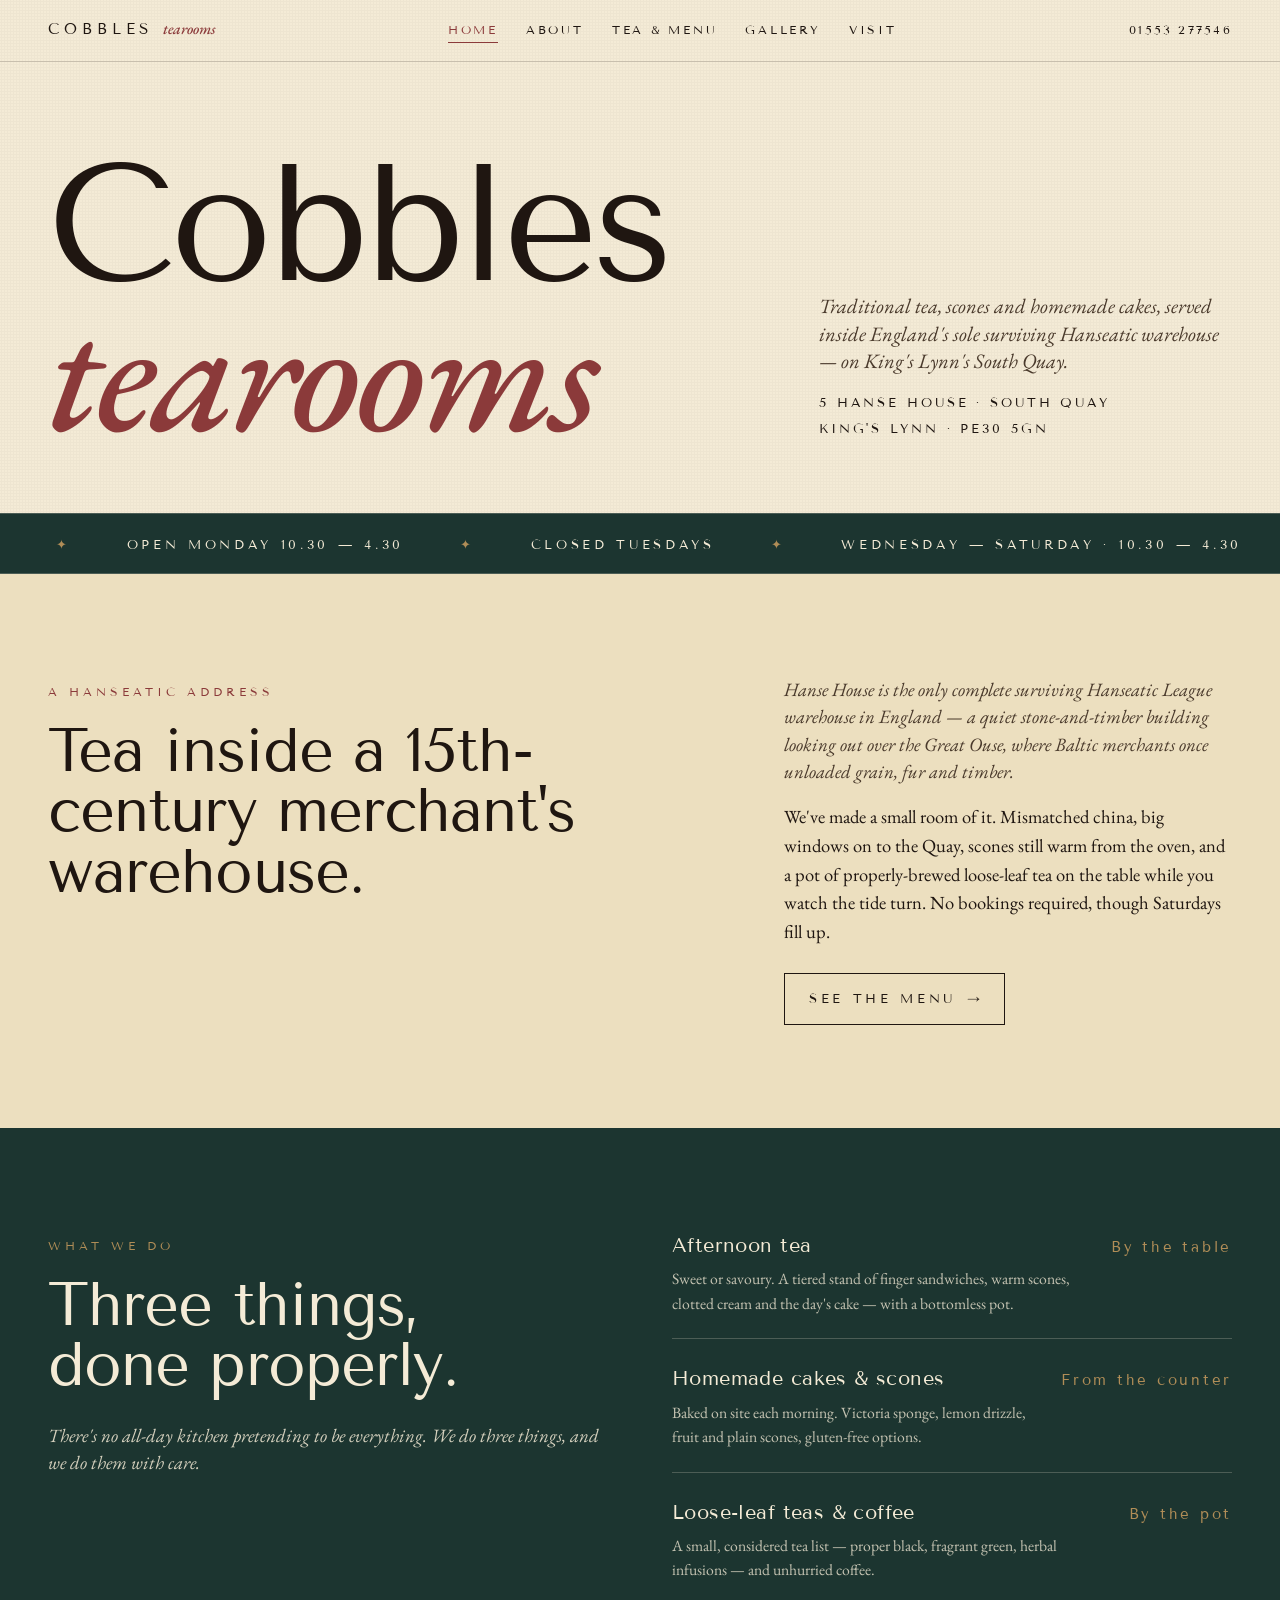
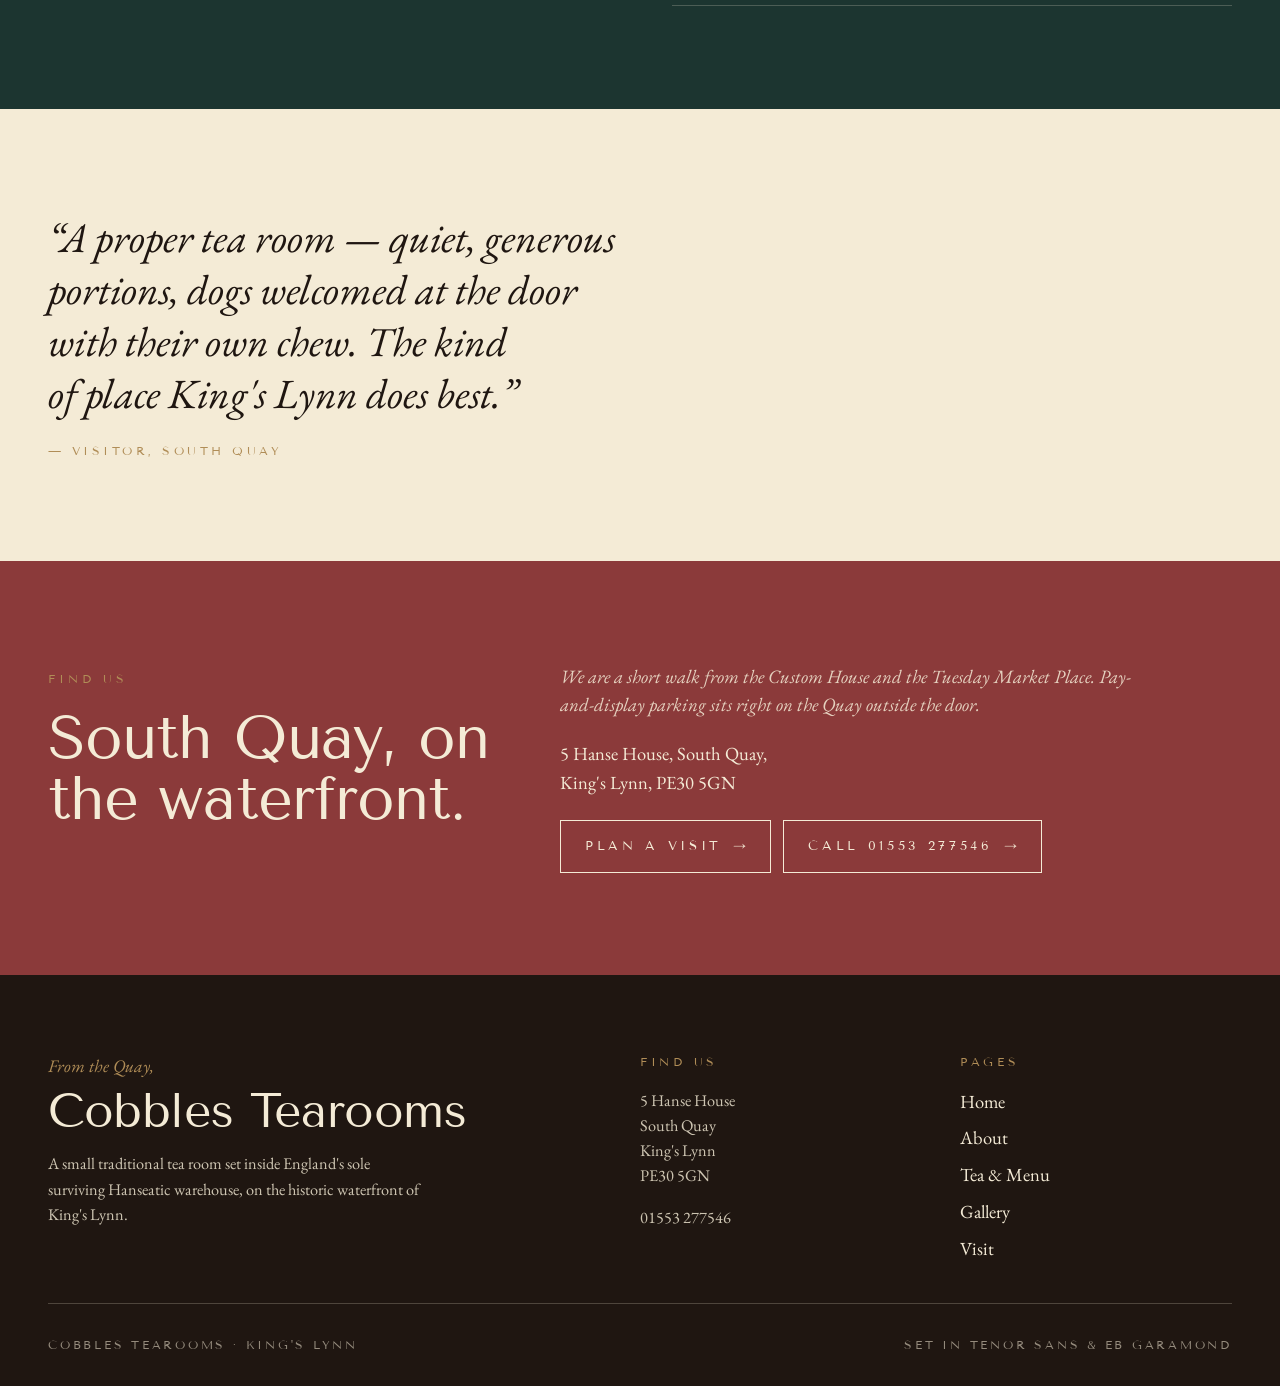
<file: index.html>
<!doctype html>
<html lang="en">
<head>
<meta charset="utf-8">
<meta name="viewport" content="width=device-width, initial-scale=1">
<title>Cobbles Tearooms — King's Lynn · Afternoon tea inside Hanse House</title>
<meta name="description" content="Cobbles Tearooms occupies 5 Hanse House on King's Lynn's South Quay — England's sole surviving Hanseatic warehouse. Afternoon tea, scones and homemade cakes served daily except Tuesdays and Sundays.">
<link rel="preconnect" href="https://fonts.googleapis.com">
<link rel="preconnect" href="https://fonts.gstatic.com" crossorigin>
<link href="https://fonts.googleapis.com/css2?family=Tenor+Sans&family=EB+Garamond:ital,wght@0,400;0,500;0,600;1,400;1,500&display=swap" rel="stylesheet">
<link rel="stylesheet" href="style.css">
</head>
<body>

<header class="top-bar">
  <a class="brand-mark" href="index.html">Cobbles <em>tearooms</em></a>
  <nav class="primary" aria-label="Primary">
    <a href="index.html" aria-current="page">Home</a>
    <a href="about.html">About</a>
    <a href="services.html">Tea &amp; Menu</a>
    <a href="gallery.html">Gallery</a>
    <a href="contact.html">Visit</a>
  </nav>
  <a class="phone-mini" href="tel:+441553277546">01553 277546</a>
</header>

<section class="masthead">
  <h1 class="masthead__title">Cobbles<br><span class="amp">tearooms</span></h1>
  <div class="masthead__meta">
    <p class="masthead__tag">Traditional tea, scones and homemade cakes, served inside England's sole surviving Hanseatic warehouse — on King's Lynn's South Quay.</p>
    <div class="masthead__address">
      <span>5 Hanse House · South Quay</span>
      <span>King's Lynn · PE30 5GN</span>
    </div>
  </div>
</section>

<div class="marquee" aria-hidden="true">
  <div class="marquee__track">
    <span>Open Monday 10.30 — 4.30</span>
    <span>Closed Tuesdays</span>
    <span>Wednesday — Saturday · 10.30 — 4.30</span>
    <span>Closed Sundays</span>
    <span>Afternoon teas — sweet &amp; savoury</span>
    <span>Dogs always welcome</span>
    <span>Open Monday 10.30 — 4.30</span>
    <span>Closed Tuesdays</span>
    <span>Wednesday — Saturday · 10.30 — 4.30</span>
    <span>Closed Sundays</span>
    <span>Afternoon teas — sweet &amp; savoury</span>
    <span>Dogs always welcome</span>
  </div>
</div>

<section class="slab cream-deep">
  <div class="split l-heavy reveal">
    <div>
      <span class="eyebrow">A Hanseatic address</span>
      <h2 class="display">Tea inside a 15th-century merchant's warehouse.</h2>
    </div>
    <div class="prose">
      <p class="lede">Hanse House is the only complete surviving Hanseatic League warehouse in England — a quiet stone-and-timber building looking out over the Great Ouse, where Baltic merchants once unloaded grain, fur and timber.</p>
      <p>We've made a small room of it. Mismatched china, big windows on to the Quay, scones still warm from the oven, and a pot of properly-brewed loose-leaf tea on the table while you watch the tide turn. No bookings required, though Saturdays fill up.</p>
      <p style="margin-top:1.6rem;"><a class="btn outline" href="services.html">See the menu</a></p>
    </div>
  </div>
</section>

<section class="slab slate">
  <div class="split reveal">
    <div>
      <span class="eyebrow">What we do</span>
      <h2 class="display">Three things, done properly.</h2>
      <p class="lede">There's no all-day kitchen pretending to be everything. We do three things, and we do them with care.</p>
    </div>
    <ul class="menu-list">
      <li class="menu-item">
        <div>
          <h3>Afternoon tea</h3>
          <p>Sweet or savoury. A tiered stand of finger sandwiches, warm scones, clotted cream and the day's cake — with a bottomless pot.</p>
        </div>
        <span class="price">By the table</span>
      </li>
      <li class="menu-item">
        <div>
          <h3>Homemade cakes &amp; scones</h3>
          <p>Baked on site each morning. Victoria sponge, lemon drizzle, fruit and plain scones, gluten-free options.</p>
        </div>
        <span class="price">From the counter</span>
      </li>
      <li class="menu-item">
        <div>
          <h3>Loose-leaf teas &amp; coffee</h3>
          <p>A small, considered tea list — proper black, fragrant green, herbal infusions — and unhurried coffee.</p>
        </div>
        <span class="price">By the pot</span>
      </li>
    </ul>
  </div>
</section>

<section class="slab cream">
  <div class="reveal">
    <blockquote class="pullquote">
      &ldquo;A proper tea room — quiet, generous portions, dogs welcomed at the door with their own chew. The kind of place King's Lynn does best.&rdquo;
      <cite>— Visitor, South Quay</cite>
    </blockquote>
  </div>
</section>

<section class="slab brick">
  <div class="split r-heavy reveal">
    <div>
      <span class="eyebrow">Find us</span>
      <h2 class="display">South Quay, on the waterfront.</h2>
    </div>
    <div class="prose">
      <p class="lede">We are a short walk from the Custom House and the Tuesday Market Place. Pay-and-display parking sits right on the Quay outside the door.</p>
      <p style="margin-top:1.4rem;">5 Hanse House, South Quay,<br>King's Lynn, PE30 5GN</p>
      <p style="margin-top:1.4rem;">
        <a class="btn outline" href="contact.html">Plan a visit</a>
        &nbsp;
        <a class="btn outline" href="tel:+441553277546">Call 01553 277546</a>
      </p>
    </div>
  </div>
</section>

<footer class="letterhead">
  <div class="lock">
    <div>
      <span class="salute">From the Quay,</span>
      <h3>Cobbles Tearooms</h3>
      <p style="margin-top:1rem;">A small traditional tea room set inside England's sole surviving Hanseatic warehouse, on the historic waterfront of King's Lynn.</p>
    </div>
    <div>
      <h4>Find us</h4>
      <address>
        5 Hanse House<br>
        South Quay<br>
        King's Lynn<br>
        PE30 5GN
      </address>
      <p style="margin-top:1rem;"><a href="tel:+441553277546">01553 277546</a></p>
    </div>
    <div>
      <h4>Pages</h4>
      <ul>
        <li><a href="index.html">Home</a></li>
        <li><a href="about.html">About</a></li>
        <li><a href="services.html">Tea &amp; Menu</a></li>
        <li><a href="gallery.html">Gallery</a></li>
        <li><a href="contact.html">Visit</a></li>
      </ul>
    </div>
  </div>
  <div class="colophon">
    <span>Cobbles Tearooms · King's Lynn</span>
    <span>Set in Tenor Sans &amp; EB Garamond</span>
  </div>
</footer>

</body>
</html>
</file>
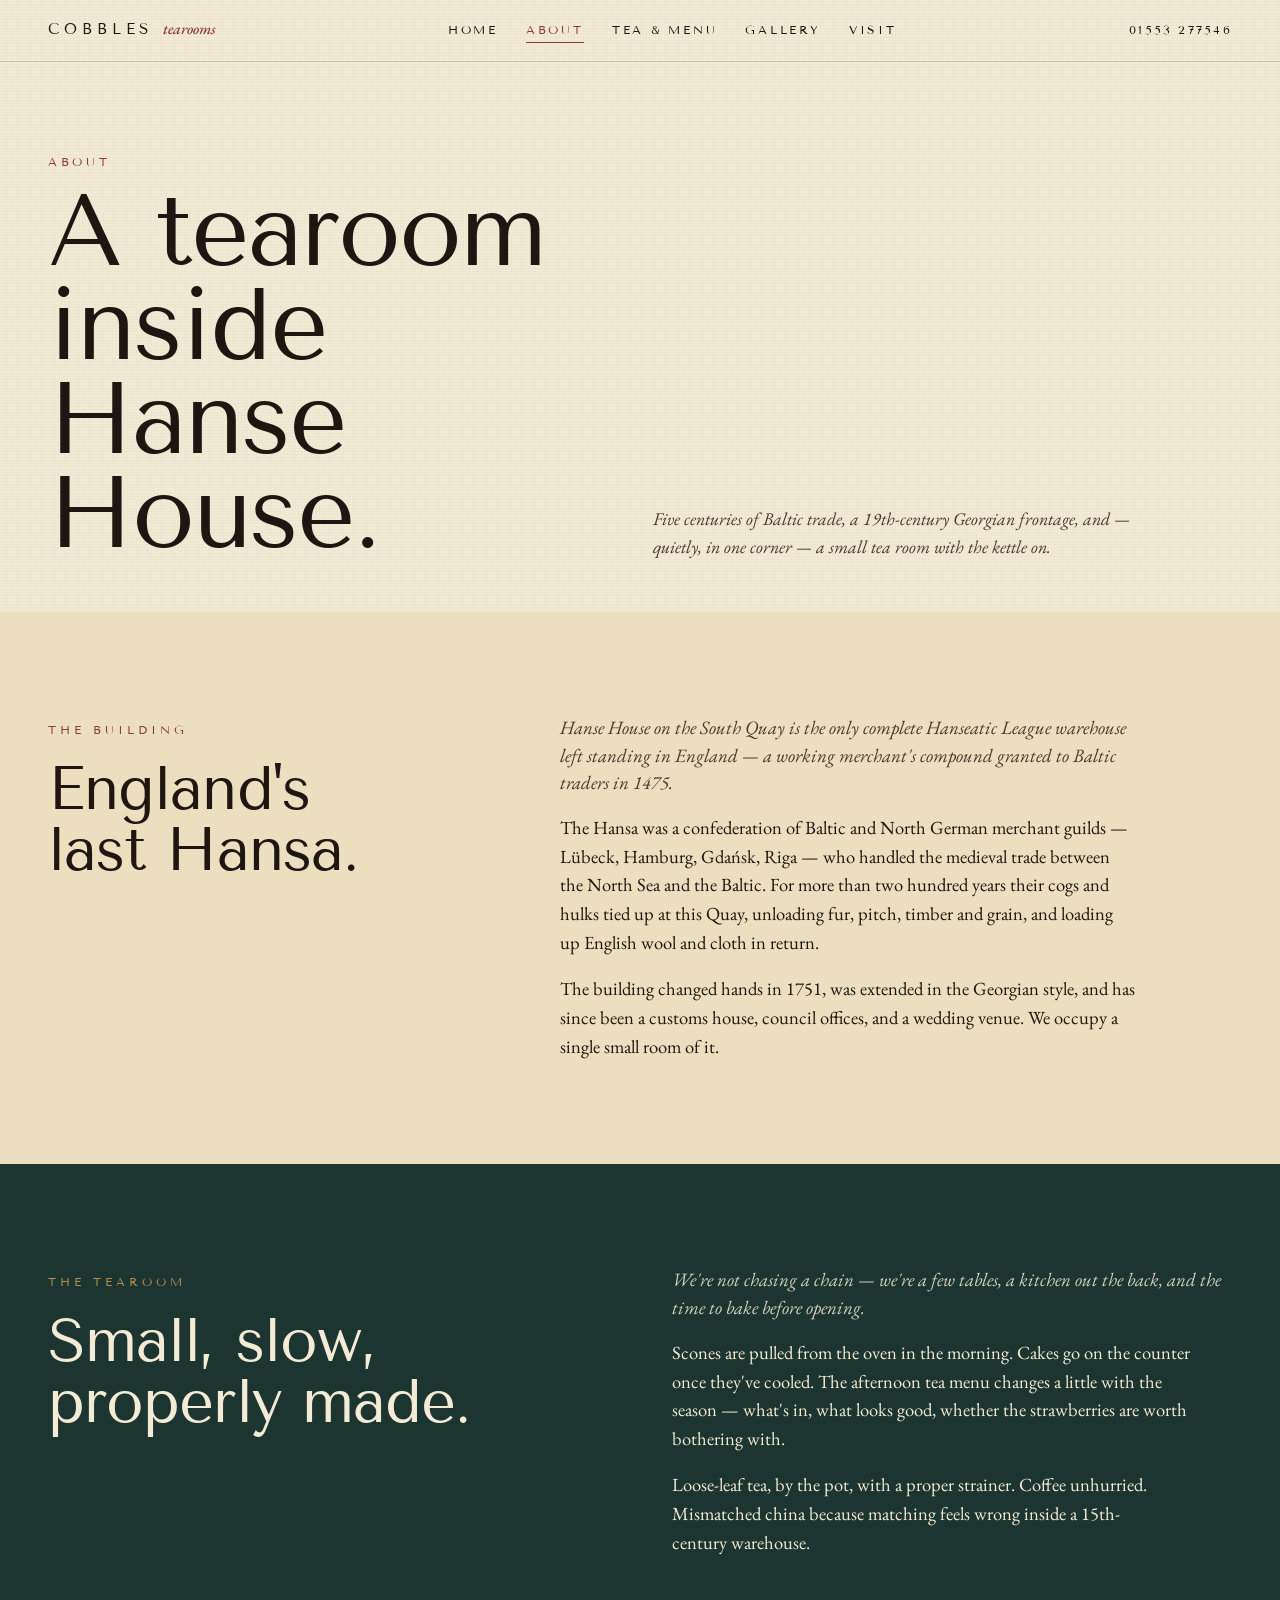
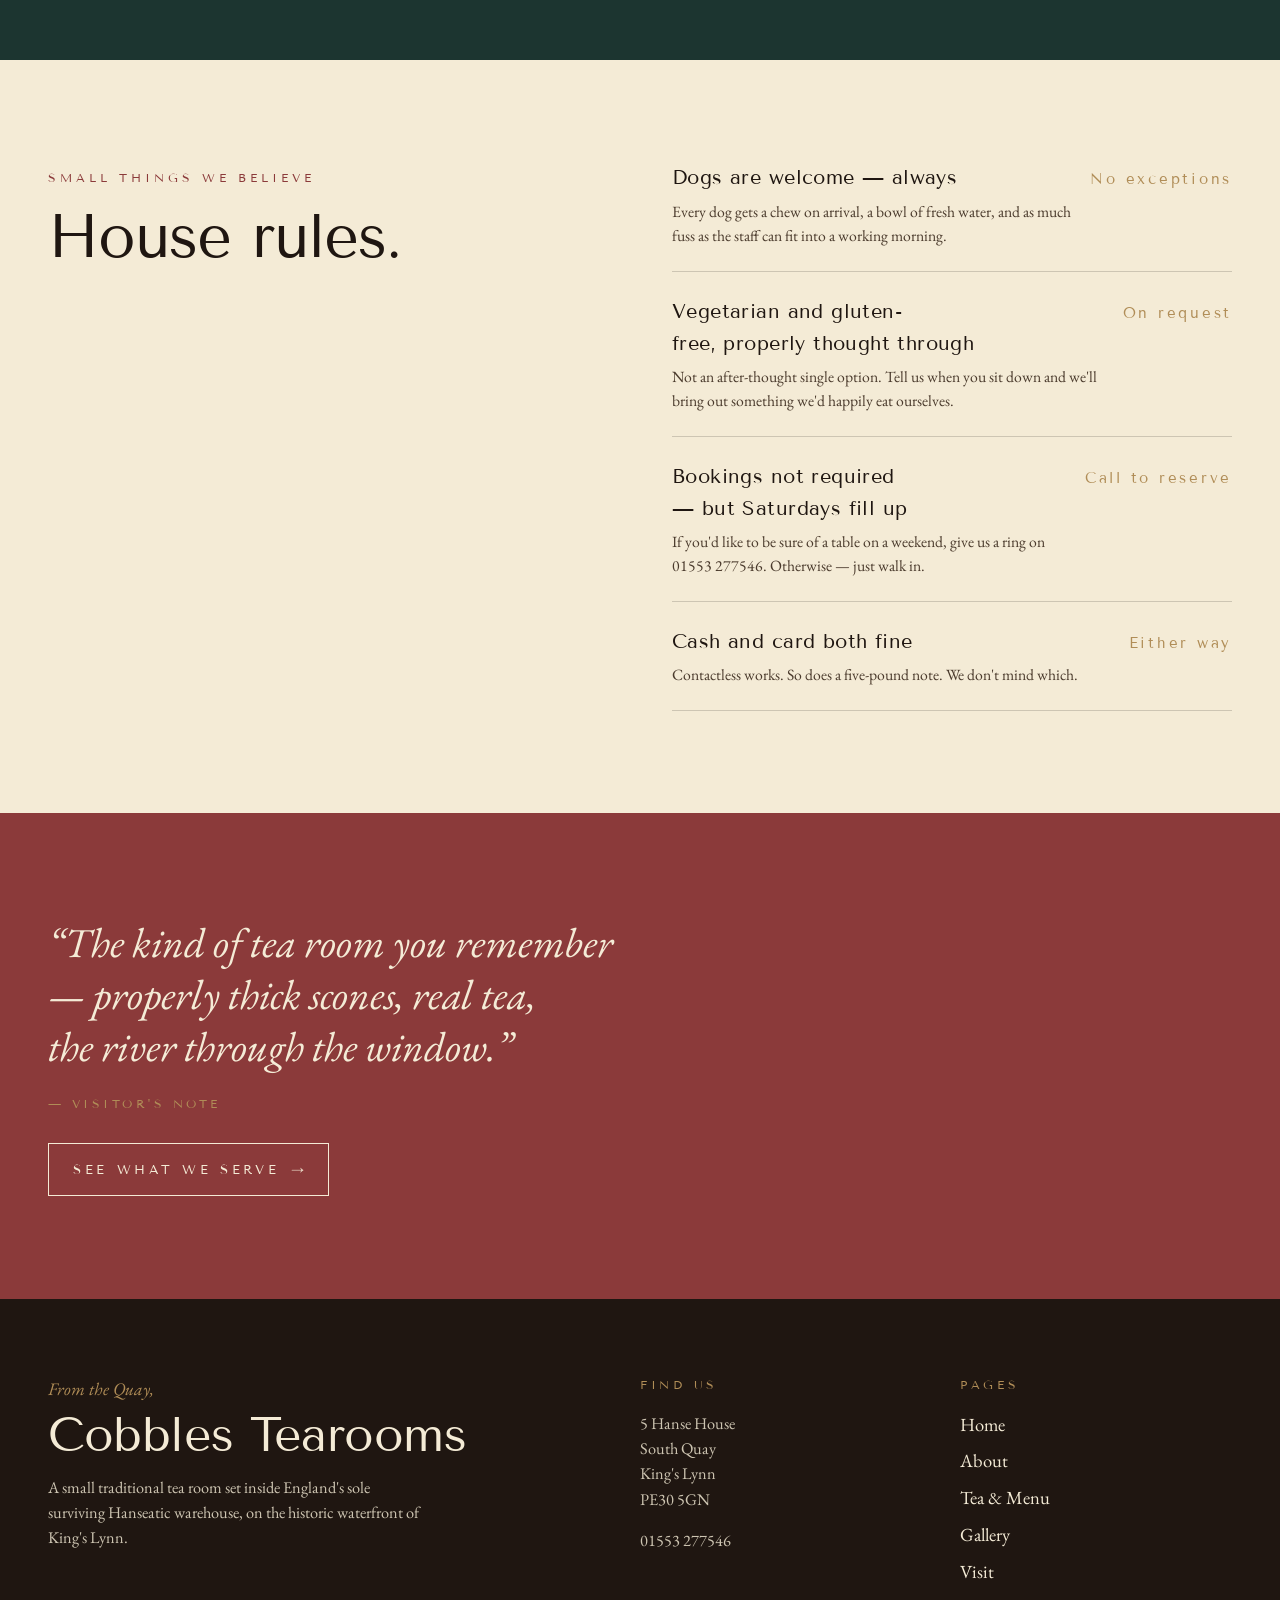
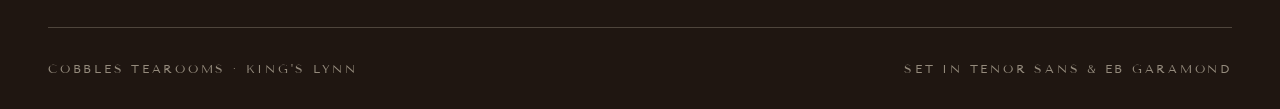
<file: about.html>
<!doctype html>
<html lang="en">
<head>
<meta charset="utf-8">
<meta name="viewport" content="width=device-width, initial-scale=1">
<title>About — Cobbles Tearooms · King's Lynn</title>
<meta name="description" content="A small traditional tea room set inside the only complete surviving Hanseatic warehouse in England, on King's Lynn's South Quay.">
<link rel="preconnect" href="https://fonts.googleapis.com">
<link rel="preconnect" href="https://fonts.gstatic.com" crossorigin>
<link href="https://fonts.googleapis.com/css2?family=Tenor+Sans&family=EB+Garamond:ital,wght@0,400;0,500;0,600;1,400;1,500&display=swap" rel="stylesheet">
<link rel="stylesheet" href="style.css">
</head>
<body>

<header class="top-bar">
  <a class="brand-mark" href="index.html">Cobbles <em>tearooms</em></a>
  <nav class="primary" aria-label="Primary">
    <a href="index.html">Home</a>
    <a href="about.html" aria-current="page">About</a>
    <a href="services.html">Tea &amp; Menu</a>
    <a href="gallery.html">Gallery</a>
    <a href="contact.html">Visit</a>
  </nav>
  <a class="phone-mini" href="tel:+441553277546">01553 277546</a>
</header>

<section class="page-head">
  <div>
    <p class="breadcrumb">About</p>
    <h1>A tearoom<br>inside Hanse<br>House.</h1>
  </div>
  <p class="strap">Five centuries of Baltic trade, a 19th-century Georgian frontage, and — quietly, in one corner — a small tea room with the kettle on.</p>
</section>

<section class="slab cream-deep">
  <div class="split r-heavy reveal">
    <div>
      <span class="eyebrow">The building</span>
      <h2 class="display">England's last Hansa.</h2>
    </div>
    <div class="prose">
      <p class="lede">Hanse House on the South Quay is the only complete Hanseatic League warehouse left standing in England — a working merchant's compound granted to Baltic traders in 1475.</p>
      <p>The Hansa was a confederation of Baltic and North German merchant guilds — Lübeck, Hamburg, Gdańsk, Riga — who handled the medieval trade between the North Sea and the Baltic. For more than two hundred years their cogs and hulks tied up at this Quay, unloading fur, pitch, timber and grain, and loading up English wool and cloth in return.</p>
      <p>The building changed hands in 1751, was extended in the Georgian style, and has since been a customs house, council offices, and a wedding venue. We occupy a single small room of it.</p>
    </div>
  </div>
</section>

<section class="slab slate">
  <div class="split reveal">
    <div>
      <span class="eyebrow">The tearoom</span>
      <h2 class="display">Small, slow, properly made.</h2>
    </div>
    <div class="prose">
      <p class="lede">We're not chasing a chain — we're a few tables, a kitchen out the back, and the time to bake before opening.</p>
      <p>Scones are pulled from the oven in the morning. Cakes go on the counter once they've cooled. The afternoon tea menu changes a little with the season — what's in, what looks good, whether the strawberries are worth bothering with.</p>
      <p>Loose-leaf tea, by the pot, with a proper strainer. Coffee unhurried. Mismatched china because matching feels wrong inside a 15th-century warehouse.</p>
    </div>
  </div>
</section>

<section class="slab cream">
  <div class="split reveal">
    <div>
      <span class="eyebrow">Small things we believe</span>
      <h2 class="display">House rules.</h2>
    </div>
    <ul class="menu-list">
      <li class="menu-item">
        <div>
          <h3>Dogs are welcome — always</h3>
          <p>Every dog gets a chew on arrival, a bowl of fresh water, and as much fuss as the staff can fit into a working morning.</p>
        </div>
        <span class="price">No exceptions</span>
      </li>
      <li class="menu-item">
        <div>
          <h3>Vegetarian and gluten-free, properly thought through</h3>
          <p>Not an after-thought single option. Tell us when you sit down and we'll bring out something we'd happily eat ourselves.</p>
        </div>
        <span class="price">On request</span>
      </li>
      <li class="menu-item">
        <div>
          <h3>Bookings not required — but Saturdays fill up</h3>
          <p>If you'd like to be sure of a table on a weekend, give us a ring on 01553 277546. Otherwise — just walk in.</p>
        </div>
        <span class="price">Call to reserve</span>
      </li>
      <li class="menu-item">
        <div>
          <h3>Cash and card both fine</h3>
          <p>Contactless works. So does a five-pound note. We don't mind which.</p>
        </div>
        <span class="price">Either way</span>
      </li>
    </ul>
  </div>
</section>

<section class="slab brick">
  <div class="reveal">
    <blockquote class="pullquote">
      &ldquo;The kind of tea room you remember — properly thick scones, real tea, the river through the window.&rdquo;
      <cite>— Visitor's note</cite>
    </blockquote>
    <p style="margin-top:2rem;"><a class="btn outline" href="services.html">See what we serve</a></p>
  </div>
</section>

<footer class="letterhead">
  <div class="lock">
    <div>
      <span class="salute">From the Quay,</span>
      <h3>Cobbles Tearooms</h3>
      <p style="margin-top:1rem;">A small traditional tea room set inside England's sole surviving Hanseatic warehouse, on the historic waterfront of King's Lynn.</p>
    </div>
    <div>
      <h4>Find us</h4>
      <address>
        5 Hanse House<br>
        South Quay<br>
        King's Lynn<br>
        PE30 5GN
      </address>
      <p style="margin-top:1rem;"><a href="tel:+441553277546">01553 277546</a></p>
    </div>
    <div>
      <h4>Pages</h4>
      <ul>
        <li><a href="index.html">Home</a></li>
        <li><a href="about.html">About</a></li>
        <li><a href="services.html">Tea &amp; Menu</a></li>
        <li><a href="gallery.html">Gallery</a></li>
        <li><a href="contact.html">Visit</a></li>
      </ul>
    </div>
  </div>
  <div class="colophon">
    <span>Cobbles Tearooms · King's Lynn</span>
    <span>Set in Tenor Sans &amp; EB Garamond</span>
  </div>
</footer>

</body>
</html>
</file>
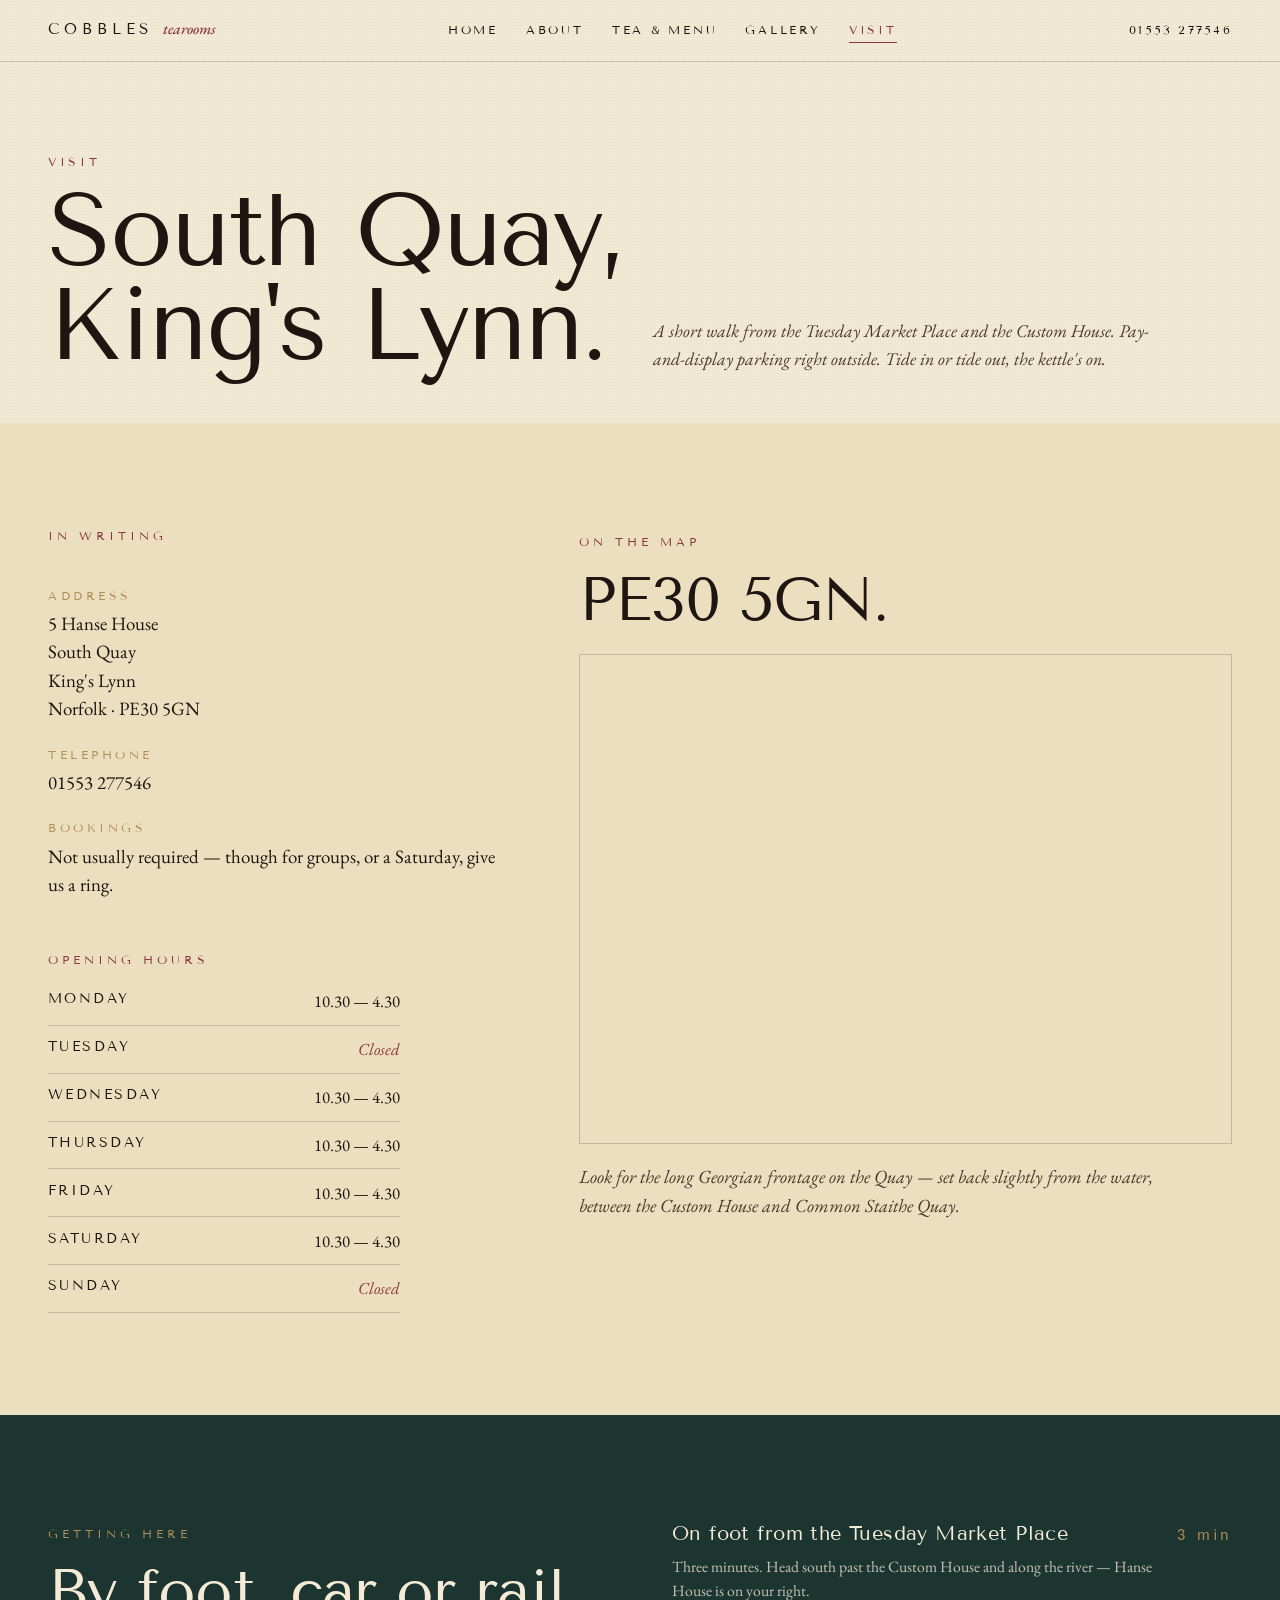
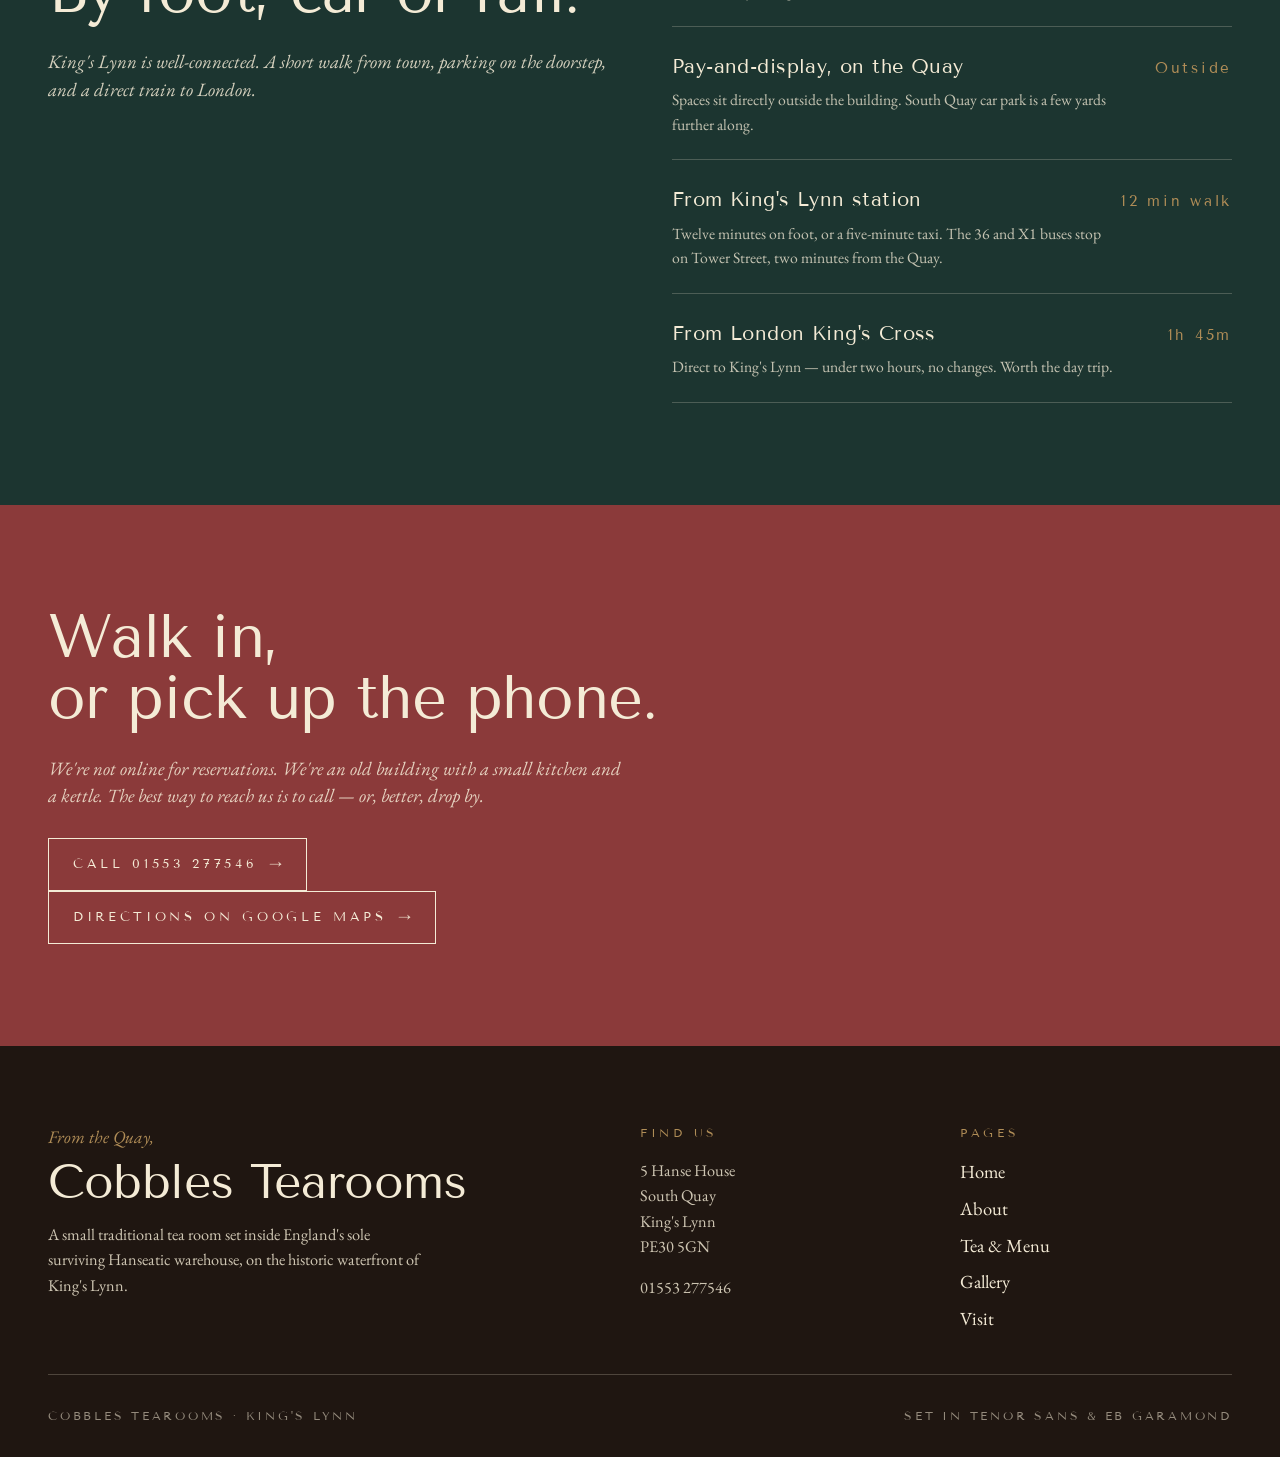
<file: contact.html>
<!doctype html>
<html lang="en">
<head>
<meta charset="utf-8">
<meta name="viewport" content="width=device-width, initial-scale=1">
<title>Visit — Cobbles Tearooms · 5 Hanse House, South Quay, King's Lynn</title>
<meta name="description" content="Visit Cobbles Tearooms at 5 Hanse House, South Quay, King's Lynn PE30 5GN. Open Monday and Wednesday to Saturday, 10.30 to 4.30. Closed Tuesdays and Sundays. Phone 01553 277546.">
<link rel="preconnect" href="https://fonts.googleapis.com">
<link rel="preconnect" href="https://fonts.gstatic.com" crossorigin>
<link href="https://fonts.googleapis.com/css2?family=Tenor+Sans&family=EB+Garamond:ital,wght@0,400;0,500;0,600;1,400;1,500&display=swap" rel="stylesheet">
<link rel="stylesheet" href="style.css">
</head>
<body>

<header class="top-bar">
  <a class="brand-mark" href="index.html">Cobbles <em>tearooms</em></a>
  <nav class="primary" aria-label="Primary">
    <a href="index.html">Home</a>
    <a href="about.html">About</a>
    <a href="services.html">Tea &amp; Menu</a>
    <a href="gallery.html">Gallery</a>
    <a href="contact.html" aria-current="page">Visit</a>
  </nav>
  <a class="phone-mini" href="tel:+441553277546">01553 277546</a>
</header>

<section class="page-head">
  <div>
    <p class="breadcrumb">Visit</p>
    <h1>South Quay,<br>King's Lynn.</h1>
  </div>
  <p class="strap">A short walk from the Tuesday Market Place and the Custom House. Pay-and-display parking right outside. Tide in or tide out, the kettle's on.</p>
</section>

<section class="slab cream-deep">
  <div class="contact-grid">

    <div class="contact-card">
      <span class="eyebrow">In writing</span>
      <dl>
        <dt>Address</dt>
        <dd>5 Hanse House<br>South Quay<br>King's Lynn<br>Norfolk · PE30 5GN</dd>
      </dl>
      <dl>
        <dt>Telephone</dt>
        <dd><a href="tel:+441553277546">01553 277546</a></dd>
      </dl>
      <dl>
        <dt>Bookings</dt>
        <dd>Not usually required — though for groups, or a Saturday, give us a ring.</dd>
      </dl>

      <div style="margin-top:1.4rem;">
        <span class="eyebrow">Opening hours</span>
        <ul class="hours">
          <li><span>Monday</span><span>10.30 — 4.30</span></li>
          <li class="closed"><span>Tuesday</span><span>Closed</span></li>
          <li><span>Wednesday</span><span>10.30 — 4.30</span></li>
          <li><span>Thursday</span><span>10.30 — 4.30</span></li>
          <li><span>Friday</span><span>10.30 — 4.30</span></li>
          <li><span>Saturday</span><span>10.30 — 4.30</span></li>
          <li class="closed"><span>Sunday</span><span>Closed</span></li>
        </ul>
      </div>
    </div>

    <div>
      <span class="eyebrow">On the map</span>
      <h2 class="display" style="margin-bottom:1.4rem;">PE30 5GN.</h2>
      <div class="map-frame">
        <iframe
          src="https://www.google.com/maps?q=5+Hanse+House+South+Quay+King%27s+Lynn+PE30+5GN&output=embed"
          title="Map showing 5 Hanse House, South Quay, King's Lynn PE30 5GN"
          loading="lazy"
          referrerpolicy="no-referrer-when-downgrade"></iframe>
      </div>
      <p style="margin-top:1.2rem;font-style:italic;color:var(--ink-soft);">Look for the long Georgian frontage on the Quay — set back slightly from the water, between the Custom House and Common Staithe Quay.</p>
    </div>

  </div>
</section>

<section class="slab slate">
  <div class="split reveal">
    <div>
      <span class="eyebrow">Getting here</span>
      <h2 class="display">By foot, car or rail.</h2>
      <p class="lede">King's Lynn is well-connected. A short walk from town, parking on the doorstep, and a direct train to London.</p>
    </div>
    <ul class="menu-list">
      <li class="menu-item">
        <div>
          <h3>On foot from the Tuesday Market Place</h3>
          <p>Three minutes. Head south past the Custom House and along the river — Hanse House is on your right.</p>
        </div>
        <span class="price">3 min</span>
      </li>
      <li class="menu-item">
        <div>
          <h3>Pay-and-display, on the Quay</h3>
          <p>Spaces sit directly outside the building. South Quay car park is a few yards further along.</p>
        </div>
        <span class="price">Outside</span>
      </li>
      <li class="menu-item">
        <div>
          <h3>From King's Lynn station</h3>
          <p>Twelve minutes on foot, or a five-minute taxi. The 36 and X1 buses stop on Tower Street, two minutes from the Quay.</p>
        </div>
        <span class="price">12 min walk</span>
      </li>
      <li class="menu-item">
        <div>
          <h3>From London King's Cross</h3>
          <p>Direct to King's Lynn — under two hours, no changes. Worth the day trip.</p>
        </div>
        <span class="price">1h 45m</span>
      </li>
    </ul>
  </div>
</section>

<section class="slab brick">
  <div class="reveal">
    <h2 class="display">Walk in,<br>or pick up the phone.</h2>
    <p class="lede" style="margin-top:1.5rem;">We're not online for reservations. We're an old building with a small kitchen and a kettle. The best way to reach us is to call — or, better, drop by.</p>
    <p style="margin-top:1.8rem;">
      <a class="btn outline" href="tel:+441553277546">Call 01553 277546</a>
      &nbsp;
      <a class="btn outline" href="https://www.google.com/maps?q=5+Hanse+House+South+Quay+King%27s+Lynn+PE30+5GN" target="_blank" rel="noopener">Directions on Google Maps</a>
    </p>
  </div>
</section>

<footer class="letterhead">
  <div class="lock">
    <div>
      <span class="salute">From the Quay,</span>
      <h3>Cobbles Tearooms</h3>
      <p style="margin-top:1rem;">A small traditional tea room set inside England's sole surviving Hanseatic warehouse, on the historic waterfront of King's Lynn.</p>
    </div>
    <div>
      <h4>Find us</h4>
      <address>
        5 Hanse House<br>
        South Quay<br>
        King's Lynn<br>
        PE30 5GN
      </address>
      <p style="margin-top:1rem;"><a href="tel:+441553277546">01553 277546</a></p>
    </div>
    <div>
      <h4>Pages</h4>
      <ul>
        <li><a href="index.html">Home</a></li>
        <li><a href="about.html">About</a></li>
        <li><a href="services.html">Tea &amp; Menu</a></li>
        <li><a href="gallery.html">Gallery</a></li>
        <li><a href="contact.html">Visit</a></li>
      </ul>
    </div>
  </div>
  <div class="colophon">
    <span>Cobbles Tearooms · King's Lynn</span>
    <span>Set in Tenor Sans &amp; EB Garamond</span>
  </div>
</footer>

</body>
</html>
</file>
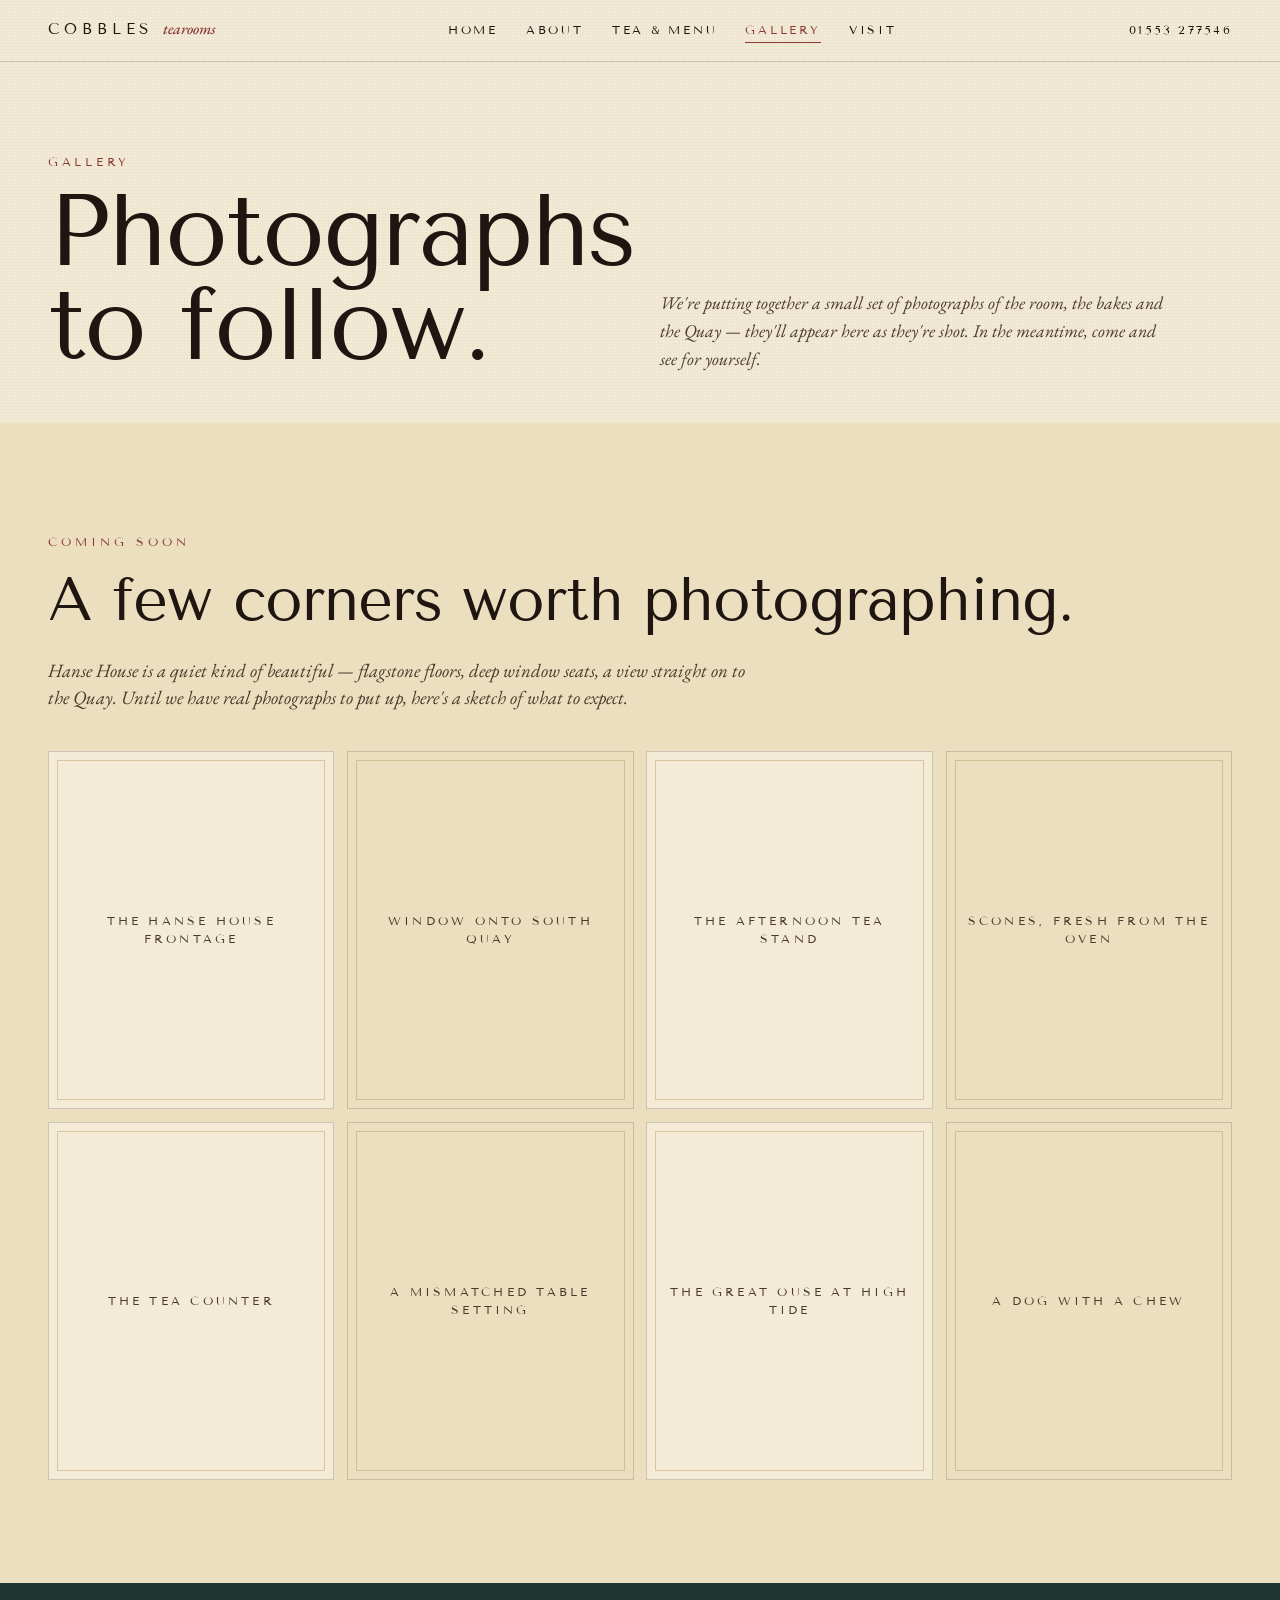
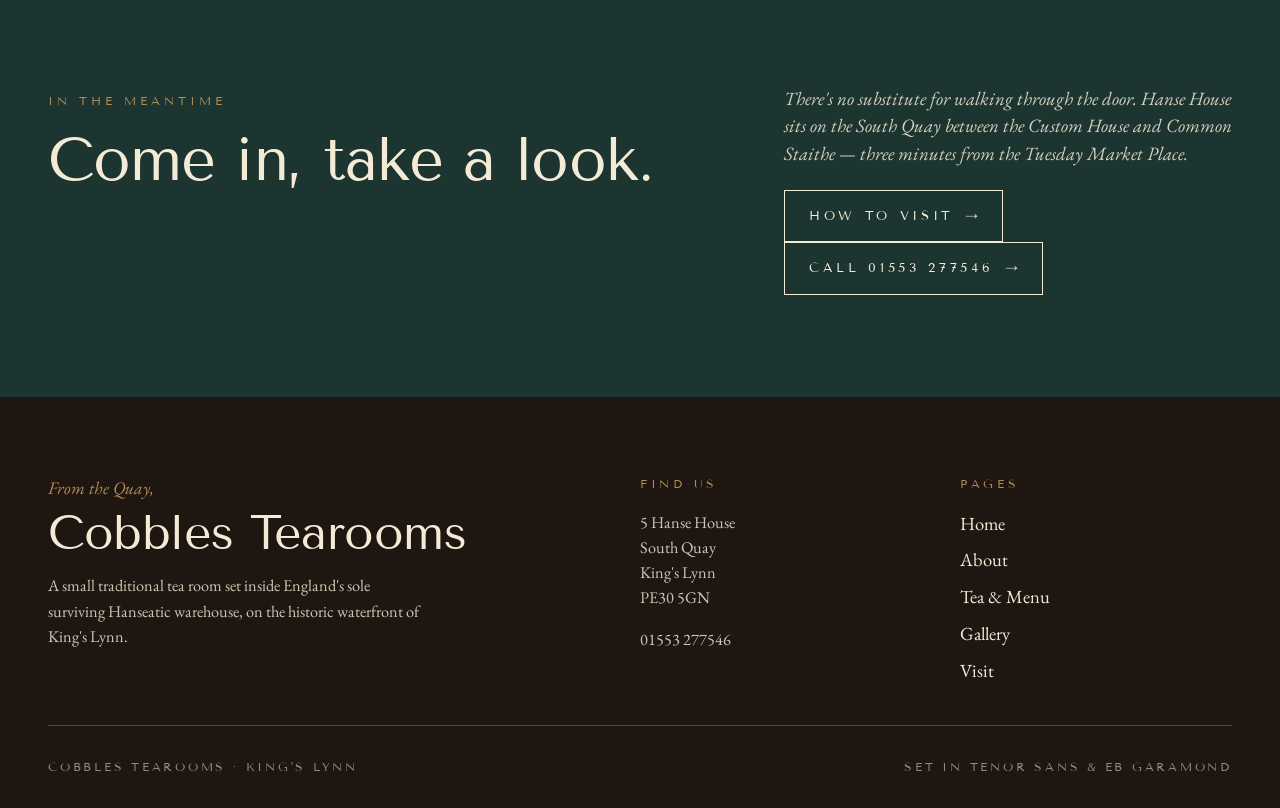
<file: gallery.html>
<!doctype html>
<html lang="en">
<head>
<meta charset="utf-8">
<meta name="viewport" content="width=device-width, initial-scale=1">
<title>Gallery — Cobbles Tearooms · King's Lynn</title>
<meta name="description" content="A gallery of Cobbles Tearooms — the Hanseatic warehouse setting, the tea room, the daily bakes. Photographs in progress.">
<link rel="preconnect" href="https://fonts.googleapis.com">
<link rel="preconnect" href="https://fonts.gstatic.com" crossorigin>
<link href="https://fonts.googleapis.com/css2?family=Tenor+Sans&family=EB+Garamond:ital,wght@0,400;0,500;0,600;1,400;1,500&display=swap" rel="stylesheet">
<link rel="stylesheet" href="style.css">
</head>
<body>

<header class="top-bar">
  <a class="brand-mark" href="index.html">Cobbles <em>tearooms</em></a>
  <nav class="primary" aria-label="Primary">
    <a href="index.html">Home</a>
    <a href="about.html">About</a>
    <a href="services.html">Tea &amp; Menu</a>
    <a href="gallery.html" aria-current="page">Gallery</a>
    <a href="contact.html">Visit</a>
  </nav>
  <a class="phone-mini" href="tel:+441553277546">01553 277546</a>
</header>

<section class="page-head">
  <div>
    <p class="breadcrumb">Gallery</p>
    <h1>Photographs<br>to follow.</h1>
  </div>
  <p class="strap">We're putting together a small set of photographs of the room, the bakes and the Quay — they'll appear here as they're shot. In the meantime, come and see for yourself.</p>
</section>

<section class="slab cream-deep">
  <div class="reveal">
    <span class="eyebrow">Coming soon</span>
    <h2 class="display">A few corners worth photographing.</h2>
    <p class="lede" style="max-width:44rem;">Hanse House is a quiet kind of beautiful — flagstone floors, deep window seats, a view straight on to the Quay. Until we have real photographs to put up, here's a sketch of what to expect.</p>

    <div class="gallery-grid">
      <figure class="gallery-tile"><span>The Hanse House frontage</span></figure>
      <figure class="gallery-tile"><span>Window onto South Quay</span></figure>
      <figure class="gallery-tile"><span>The afternoon tea stand</span></figure>
      <figure class="gallery-tile"><span>Scones, fresh from the oven</span></figure>
      <figure class="gallery-tile"><span>The tea counter</span></figure>
      <figure class="gallery-tile"><span>A mismatched table setting</span></figure>
      <figure class="gallery-tile"><span>The Great Ouse at high tide</span></figure>
      <figure class="gallery-tile"><span>A dog with a chew</span></figure>
    </div>
  </div>
</section>

<section class="slab slate">
  <div class="split l-heavy reveal">
    <div>
      <span class="eyebrow">In the meantime</span>
      <h2 class="display">Come in, take a look.</h2>
    </div>
    <div class="prose">
      <p class="lede">There's no substitute for walking through the door. Hanse House sits on the South Quay between the Custom House and Common Staithe — three minutes from the Tuesday Market Place.</p>
      <p style="margin-top:1.4rem;">
        <a class="btn outline" href="contact.html">How to visit</a>
        &nbsp;
        <a class="btn outline" href="tel:+441553277546">Call 01553 277546</a>
      </p>
    </div>
  </div>
</section>

<footer class="letterhead">
  <div class="lock">
    <div>
      <span class="salute">From the Quay,</span>
      <h3>Cobbles Tearooms</h3>
      <p style="margin-top:1rem;">A small traditional tea room set inside England's sole surviving Hanseatic warehouse, on the historic waterfront of King's Lynn.</p>
    </div>
    <div>
      <h4>Find us</h4>
      <address>
        5 Hanse House<br>
        South Quay<br>
        King's Lynn<br>
        PE30 5GN
      </address>
      <p style="margin-top:1rem;"><a href="tel:+441553277546">01553 277546</a></p>
    </div>
    <div>
      <h4>Pages</h4>
      <ul>
        <li><a href="index.html">Home</a></li>
        <li><a href="about.html">About</a></li>
        <li><a href="services.html">Tea &amp; Menu</a></li>
        <li><a href="gallery.html">Gallery</a></li>
        <li><a href="contact.html">Visit</a></li>
      </ul>
    </div>
  </div>
  <div class="colophon">
    <span>Cobbles Tearooms · King's Lynn</span>
    <span>Set in Tenor Sans &amp; EB Garamond</span>
  </div>
</footer>

</body>
</html>
</file>
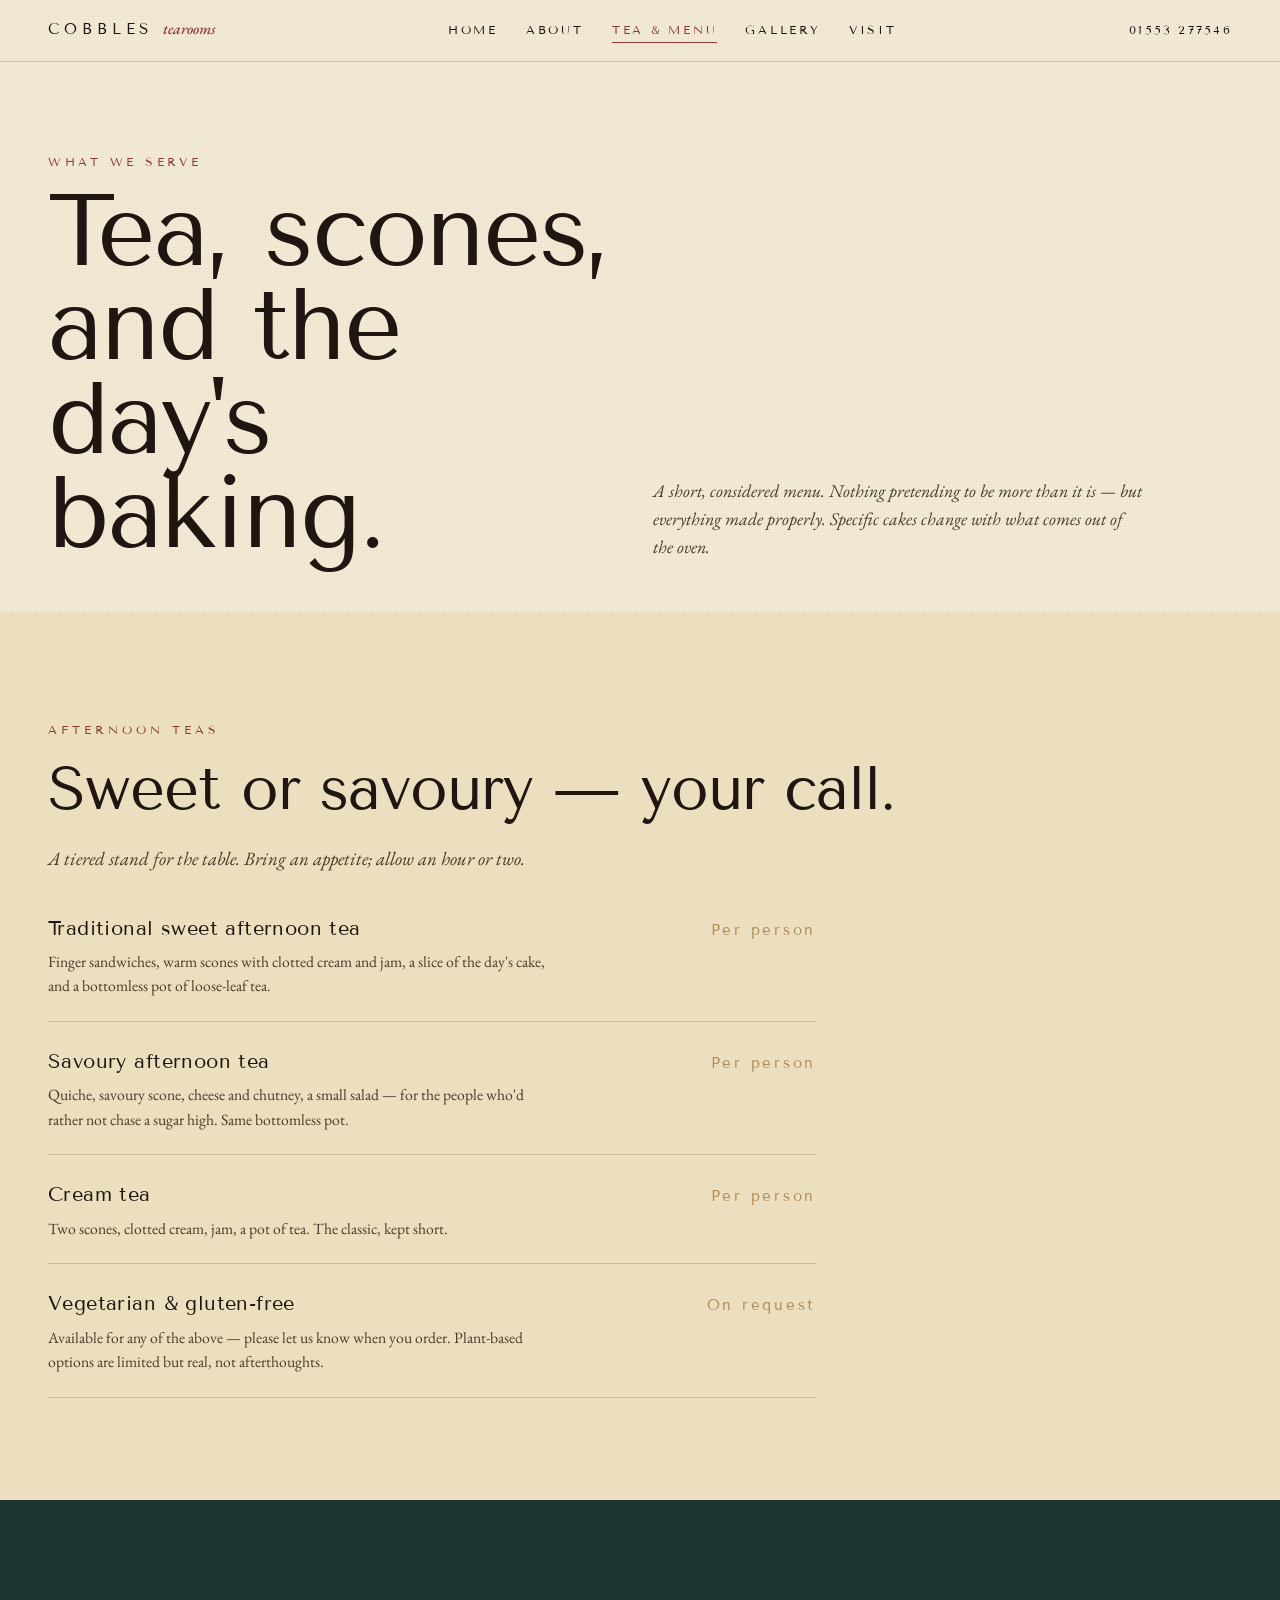
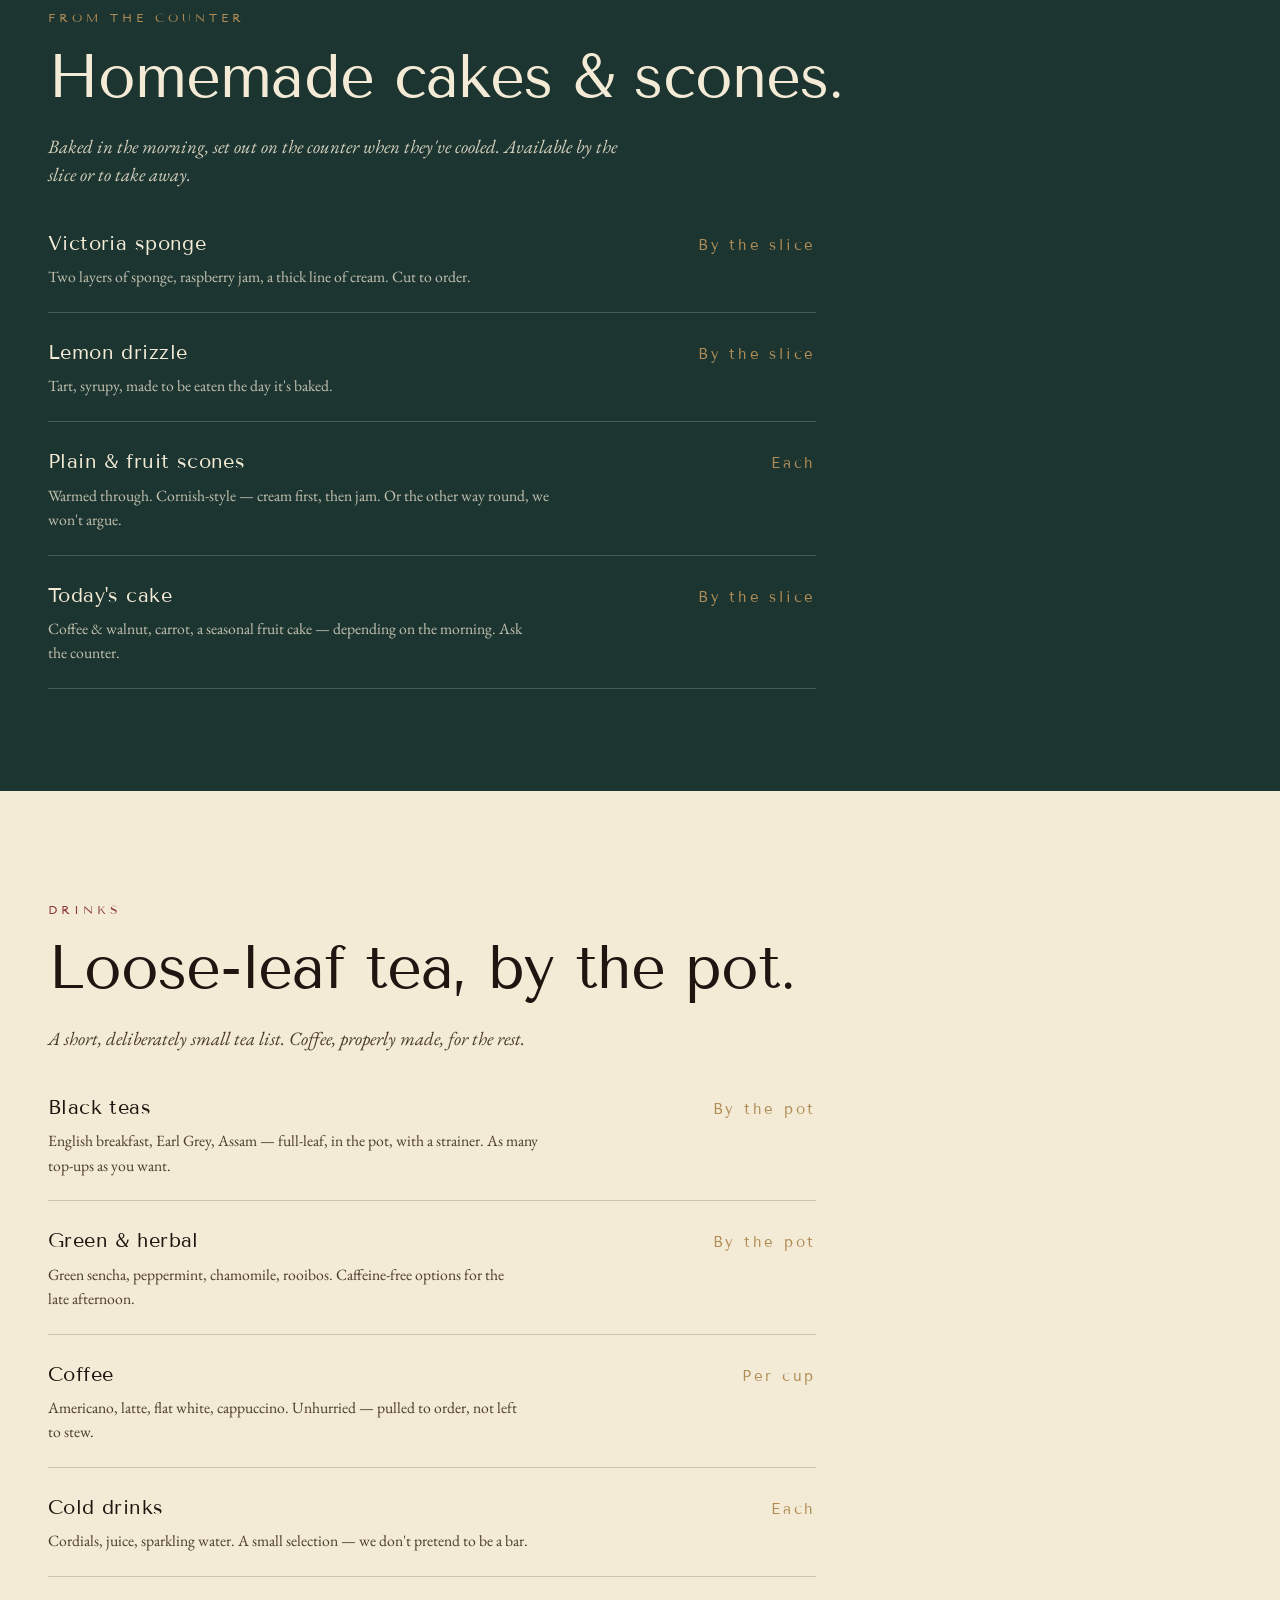
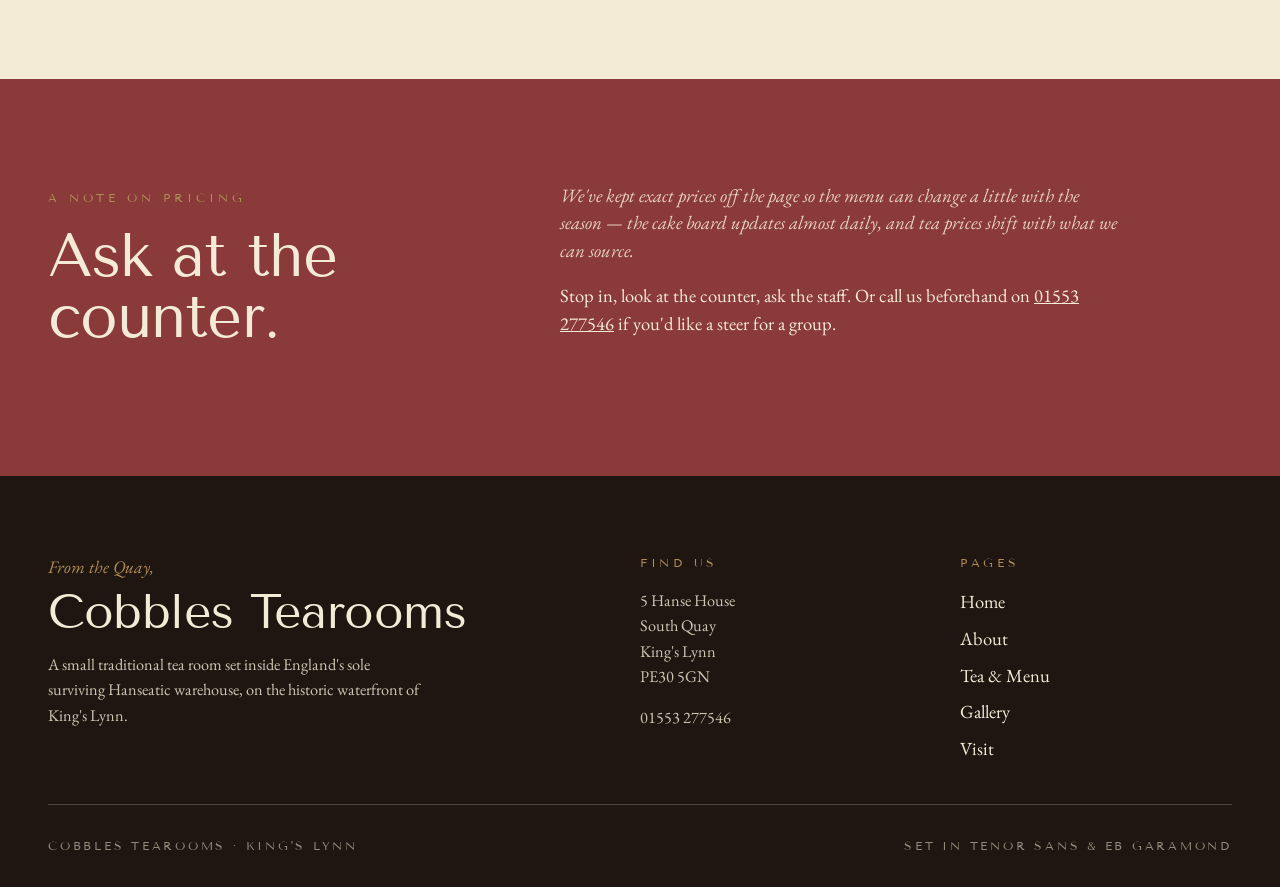
<file: services.html>
<!doctype html>
<html lang="en">
<head>
<meta charset="utf-8">
<meta name="viewport" content="width=device-width, initial-scale=1">
<title>Tea &amp; Menu — Cobbles Tearooms · King's Lynn</title>
<meta name="description" content="What we serve at Cobbles Tearooms: afternoon tea sweet and savoury, homemade cakes and scones, loose-leaf teas and slow coffee. Vegetarian and gluten-free options.">
<link rel="preconnect" href="https://fonts.googleapis.com">
<link rel="preconnect" href="https://fonts.gstatic.com" crossorigin>
<link href="https://fonts.googleapis.com/css2?family=Tenor+Sans&family=EB+Garamond:ital,wght@0,400;0,500;0,600;1,400;1,500&display=swap" rel="stylesheet">
<link rel="stylesheet" href="style.css">
</head>
<body>

<header class="top-bar">
  <a class="brand-mark" href="index.html">Cobbles <em>tearooms</em></a>
  <nav class="primary" aria-label="Primary">
    <a href="index.html">Home</a>
    <a href="about.html">About</a>
    <a href="services.html" aria-current="page">Tea &amp; Menu</a>
    <a href="gallery.html">Gallery</a>
    <a href="contact.html">Visit</a>
  </nav>
  <a class="phone-mini" href="tel:+441553277546">01553 277546</a>
</header>

<section class="page-head">
  <div>
    <p class="breadcrumb">What we serve</p>
    <h1>Tea, scones,<br>and the day's<br>baking.</h1>
  </div>
  <p class="strap">A short, considered menu. Nothing pretending to be more than it is — but everything made properly. Specific cakes change with what comes out of the oven.</p>
</section>

<section class="slab cream-deep">
  <div class="reveal">
    <span class="eyebrow">Afternoon teas</span>
    <h2 class="display">Sweet or savoury — your call.</h2>
    <p class="lede" style="margin-bottom:2.5rem;">A tiered stand for the table. Bring an appetite; allow an hour or two.</p>

    <ul class="menu-list">
      <li class="menu-item">
        <div>
          <h3>Traditional sweet afternoon tea</h3>
          <p>Finger sandwiches, warm scones with clotted cream and jam, a slice of the day's cake, and a bottomless pot of loose-leaf tea.</p>
        </div>
        <span class="price">Per person</span>
      </li>
      <li class="menu-item">
        <div>
          <h3>Savoury afternoon tea</h3>
          <p>Quiche, savoury scone, cheese and chutney, a small salad — for the people who'd rather not chase a sugar high. Same bottomless pot.</p>
        </div>
        <span class="price">Per person</span>
      </li>
      <li class="menu-item">
        <div>
          <h3>Cream tea</h3>
          <p>Two scones, clotted cream, jam, a pot of tea. The classic, kept short.</p>
        </div>
        <span class="price">Per person</span>
      </li>
      <li class="menu-item">
        <div>
          <h3>Vegetarian &amp; gluten-free</h3>
          <p>Available for any of the above — please let us know when you order. Plant-based options are limited but real, not afterthoughts.</p>
        </div>
        <span class="price">On request</span>
      </li>
    </ul>
  </div>
</section>

<section class="slab slate">
  <div class="reveal">
    <span class="eyebrow">From the counter</span>
    <h2 class="display">Homemade cakes &amp; scones.</h2>
    <p class="lede" style="margin-bottom:2.5rem;">Baked in the morning, set out on the counter when they've cooled. Available by the slice or to take away.</p>

    <ul class="menu-list">
      <li class="menu-item">
        <div>
          <h3>Victoria sponge</h3>
          <p>Two layers of sponge, raspberry jam, a thick line of cream. Cut to order.</p>
        </div>
        <span class="price">By the slice</span>
      </li>
      <li class="menu-item">
        <div>
          <h3>Lemon drizzle</h3>
          <p>Tart, syrupy, made to be eaten the day it's baked.</p>
        </div>
        <span class="price">By the slice</span>
      </li>
      <li class="menu-item">
        <div>
          <h3>Plain &amp; fruit scones</h3>
          <p>Warmed through. Cornish-style — cream first, then jam. Or the other way round, we won't argue.</p>
        </div>
        <span class="price">Each</span>
      </li>
      <li class="menu-item">
        <div>
          <h3>Today's cake</h3>
          <p>Coffee &amp; walnut, carrot, a seasonal fruit cake — depending on the morning. Ask the counter.</p>
        </div>
        <span class="price">By the slice</span>
      </li>
    </ul>
  </div>
</section>

<section class="slab cream">
  <div class="reveal">
    <span class="eyebrow">Drinks</span>
    <h2 class="display">Loose-leaf tea, by the pot.</h2>
    <p class="lede" style="margin-bottom:2.5rem;">A short, deliberately small tea list. Coffee, properly made, for the rest.</p>

    <ul class="menu-list">
      <li class="menu-item">
        <div>
          <h3>Black teas</h3>
          <p>English breakfast, Earl Grey, Assam — full-leaf, in the pot, with a strainer. As many top-ups as you want.</p>
        </div>
        <span class="price">By the pot</span>
      </li>
      <li class="menu-item">
        <div>
          <h3>Green &amp; herbal</h3>
          <p>Green sencha, peppermint, chamomile, rooibos. Caffeine-free options for the late afternoon.</p>
        </div>
        <span class="price">By the pot</span>
      </li>
      <li class="menu-item">
        <div>
          <h3>Coffee</h3>
          <p>Americano, latte, flat white, cappuccino. Unhurried — pulled to order, not left to stew.</p>
        </div>
        <span class="price">Per cup</span>
      </li>
      <li class="menu-item">
        <div>
          <h3>Cold drinks</h3>
          <p>Cordials, juice, sparkling water. A small selection — we don't pretend to be a bar.</p>
        </div>
        <span class="price">Each</span>
      </li>
    </ul>
  </div>
</section>

<section class="slab brick">
  <div class="split r-heavy reveal">
    <div>
      <span class="eyebrow">A note on pricing</span>
      <h2 class="display">Ask at the counter.</h2>
    </div>
    <div class="prose">
      <p class="lede">We've kept exact prices off the page so the menu can change a little with the season — the cake board updates almost daily, and tea prices shift with what we can source.</p>
      <p>Stop in, look at the counter, ask the staff. Or call us beforehand on <a href="tel:+441553277546" style="text-decoration: underline;">01553 277546</a> if you'd like a steer for a group.</p>
    </div>
  </div>
</section>

<footer class="letterhead">
  <div class="lock">
    <div>
      <span class="salute">From the Quay,</span>
      <h3>Cobbles Tearooms</h3>
      <p style="margin-top:1rem;">A small traditional tea room set inside England's sole surviving Hanseatic warehouse, on the historic waterfront of King's Lynn.</p>
    </div>
    <div>
      <h4>Find us</h4>
      <address>
        5 Hanse House<br>
        South Quay<br>
        King's Lynn<br>
        PE30 5GN
      </address>
      <p style="margin-top:1rem;"><a href="tel:+441553277546">01553 277546</a></p>
    </div>
    <div>
      <h4>Pages</h4>
      <ul>
        <li><a href="index.html">Home</a></li>
        <li><a href="about.html">About</a></li>
        <li><a href="services.html">Tea &amp; Menu</a></li>
        <li><a href="gallery.html">Gallery</a></li>
        <li><a href="contact.html">Visit</a></li>
      </ul>
    </div>
  </div>
  <div class="colophon">
    <span>Cobbles Tearooms · King's Lynn</span>
    <span>Set in Tenor Sans &amp; EB Garamond</span>
  </div>
</footer>

</body>
</html>
</file>
<file: style.css>
/* Cobbles Tearooms — King's Lynn
   Palette pulled from Hanse House (England's sole surviving Hanseatic warehouse).
   Typography: Tenor Sans (titling) + EB Garamond (text).
*/

:root {
  --cream: #F4EBD6;
  --cream-deep: #ECDFBF;
  --brick: #8B3A3A;
  --brick-deep: #6E2C2C;
  --slate: #1C3530;
  --slate-deep: #122421;
  --brass: #B08D57;
  --ink: #1F1611;
  --ink-soft: #4A3A2C;

  --font-display: "Tenor Sans", "Optima", Georgia, serif;
  --font-text: "EB Garamond", "Hoefler Text", Georgia, serif;

  --measure: 36rem;
  --rule: 1px solid rgba(31, 22, 17, 0.18);
  --rule-cream: 1px solid rgba(244, 235, 214, 0.22);
}

* { box-sizing: border-box; margin: 0; padding: 0; }

html { scroll-behavior: smooth; }

body {
  background: var(--cream);
  color: var(--ink);
  font-family: var(--font-text);
  font-size: clamp(1.02rem, 0.68rem + 0.6vw, 1.18rem);
  line-height: 1.55;
  -webkit-font-smoothing: antialiased;
  text-rendering: optimizeLegibility;
}

body::before {
  content: "";
  position: fixed;
  inset: 0;
  pointer-events: none;
  background-image:
    radial-gradient(rgba(31,22,17,0.045) 1px, transparent 1.2px);
  background-size: 3px 3px;
  z-index: 1;
  opacity: 0.6;
}

img { max-width: 100%; display: block; }

h1, h2, h3, h4 {
  font-family: var(--font-display);
  font-weight: 400;
  letter-spacing: 0.01em;
  text-wrap: balance;
  color: var(--ink);
}

p { text-wrap: pretty; max-width: var(--measure); }

a { color: inherit; text-decoration: none; }

/* ---------- top bar ---------- */

.top-bar {
  display: flex;
  align-items: baseline;
  justify-content: space-between;
  gap: 1rem;
  padding: 1.15rem clamp(1.2rem, 4vw, 3rem);
  border-bottom: var(--rule);
  position: relative;
  z-index: 5;
}

.brand-mark {
  font-family: var(--font-display);
  font-size: 0.96rem;
  letter-spacing: 0.32em;
  text-transform: uppercase;
}

.brand-mark em {
  font-family: var(--font-text);
  font-style: italic;
  font-weight: 500;
  letter-spacing: 0;
  text-transform: none;
  color: var(--brick);
}

nav.primary {
  display: flex;
  gap: clamp(0.9rem, 2.2vw, 2rem);
  font-family: var(--font-display);
  font-size: 0.78rem;
  letter-spacing: 0.22em;
  text-transform: uppercase;
}

nav.primary a {
  padding-bottom: 2px;
  border-bottom: 1px solid transparent;
  transition: border-color 220ms ease, color 220ms ease;
}

nav.primary a:hover,
nav.primary a[aria-current="page"] {
  border-color: var(--brick);
  color: var(--brick);
}

.phone-mini {
  font-family: var(--font-display);
  font-size: 0.78rem;
  letter-spacing: 0.18em;
  text-transform: uppercase;
}

/* ---------- masthead (home) ---------- */

.masthead {
  padding: clamp(2.5rem, 7vw, 6rem) clamp(1.2rem, 4vw, 3rem) clamp(2rem, 5vw, 4.5rem);
  display: grid;
  grid-template-columns: minmax(0, 1fr);
  gap: clamp(1.5rem, 4vw, 3rem);
  position: relative;
  z-index: 2;
}

@media (min-width: 56rem) {
  .masthead {
    grid-template-columns: minmax(0, 7fr) minmax(0, 4fr);
    align-items: end;
  }
}

.masthead__title {
  font-family: var(--font-display);
  font-size: clamp(4.4rem, 13vw, 12rem);
  line-height: 0.88;
  letter-spacing: -0.025em;
  color: var(--ink);
  position: relative;
}

.masthead__title .amp {
  font-family: var(--font-text);
  font-style: italic;
  font-weight: 500;
  color: var(--brick);
}

.masthead__meta {
  display: flex;
  flex-direction: column;
  gap: 1.1rem;
  padding-bottom: 0.6rem;
}

.masthead__tag {
  font-family: var(--font-text);
  font-style: italic;
  font-size: clamp(1.1rem, 1.6vw, 1.45rem);
  line-height: 1.35;
  color: var(--ink-soft);
}

.masthead__address {
  font-family: var(--font-display);
  font-size: 0.82rem;
  letter-spacing: 0.22em;
  text-transform: uppercase;
  color: var(--ink);
}

.masthead__address span { display: block; }
.masthead__address span + span { margin-top: 0.35rem; }

/* ---------- marquee strip ---------- */

.marquee {
  background: var(--slate);
  color: var(--cream);
  border-top: var(--rule-cream);
  border-bottom: var(--rule-cream);
  overflow: hidden;
  padding: 0.95rem 0;
  position: relative;
  z-index: 2;
}

.marquee__track {
  display: inline-flex;
  gap: 3.5rem;
  white-space: nowrap;
  animation: scroll 38s linear infinite;
  font-family: var(--font-display);
  font-size: 0.82rem;
  letter-spacing: 0.28em;
  text-transform: uppercase;
  padding-left: 3.5rem;
}

.marquee__track span::before {
  content: "✦";
  color: var(--brass);
  margin-right: 3.5rem;
}

@keyframes scroll { to { transform: translateX(-50%); } }

@media (prefers-reduced-motion: reduce) {
  .marquee__track { animation: none; }
}

/* ---------- section base ---------- */

section.slab {
  padding: clamp(3rem, 8vw, 6.5rem) clamp(1.2rem, 4vw, 3rem);
  position: relative;
  z-index: 2;
}

section.slab.cream { background: var(--cream); }
section.slab.cream-deep { background: var(--cream-deep); }
section.slab.slate { background: var(--slate); color: var(--cream); }
section.slab.slate h1, section.slab.slate h2, section.slab.slate h3 { color: var(--cream); }
section.slab.brick { background: var(--brick); color: var(--cream); }
section.slab.brick h1, section.slab.brick h2, section.slab.brick h3 { color: var(--cream); }

.eyebrow {
  font-family: var(--font-display);
  font-size: 0.78rem;
  letter-spacing: 0.32em;
  text-transform: uppercase;
  color: var(--brick);
  margin-bottom: 1.2rem;
  display: inline-block;
}

section.slab.slate .eyebrow,
section.slab.brick .eyebrow { color: var(--brass); }

h2.display {
  font-size: clamp(2.2rem, 5vw, 3.8rem);
  line-height: 1;
  letter-spacing: -0.015em;
  margin-bottom: 1.6rem;
}

.lede {
  font-family: var(--font-text);
  font-size: clamp(1.18rem, 1.4vw, 1.45rem);
  line-height: 1.45;
  font-style: italic;
  color: var(--ink-soft);
  max-width: var(--measure);
}

section.slab.slate .lede,
section.slab.brick .lede { color: rgba(244, 235, 214, 0.85); }

.prose p + p { margin-top: 1.1rem; }
.prose { max-width: var(--measure); }

/* ---------- editorial split ---------- */

.split {
  display: grid;
  grid-template-columns: 1fr;
  gap: clamp(2rem, 5vw, 4rem);
}

@media (min-width: 56rem) {
  .split { grid-template-columns: 1fr 1fr; align-items: start; }
  .split.r-heavy { grid-template-columns: 2fr 3fr; }
  .split.l-heavy { grid-template-columns: 3fr 2fr; }
}

/* ---------- service / menu cards ---------- */

.menu-list {
  list-style: none;
  display: grid;
  gap: 1.5rem;
  max-width: 48rem;
}

.menu-item {
  display: grid;
  grid-template-columns: 1fr auto;
  gap: 1.2rem;
  align-items: baseline;
  padding-bottom: 1.4rem;
  border-bottom: var(--rule);
}

section.slab.slate .menu-item,
section.slab.brick .menu-item {
  border-bottom: var(--rule-cream);
}

.menu-item h3 {
  font-family: var(--font-display);
  font-size: clamp(1.15rem, 1.6vw, 1.4rem);
  letter-spacing: 0.02em;
}

.menu-item p {
  font-size: 0.98rem;
  color: var(--ink-soft);
  margin-top: 0.35rem;
  max-width: 32rem;
}

section.slab.slate .menu-item p,
section.slab.brick .menu-item p { color: rgba(244, 235, 214, 0.78); }

.menu-item .price {
  font-family: var(--font-display);
  font-size: 0.95rem;
  letter-spacing: 0.18em;
  color: var(--brass);
  white-space: nowrap;
}

/* scroll-reveal */
@supports (animation-timeline: view()) {
  .reveal {
    animation: rise both;
    animation-timeline: view();
    animation-range: entry 0% cover 22%;
  }
  @keyframes rise {
    from { opacity: 0; transform: translateY(1.4rem); }
    to   { opacity: 1; transform: translateY(0); }
  }
}

@media (prefers-reduced-motion: reduce) {
  .reveal { animation: none; }
}

/* ---------- pullquote ---------- */

.pullquote {
  font-family: var(--font-text);
  font-style: italic;
  font-size: clamp(1.6rem, 3.5vw, 2.6rem);
  line-height: 1.25;
  max-width: 38rem;
  text-wrap: balance;
}

.pullquote cite {
  display: block;
  font-family: var(--font-display);
  font-style: normal;
  font-size: 0.78rem;
  letter-spacing: 0.28em;
  text-transform: uppercase;
  margin-top: 1.5rem;
  color: var(--brass);
}

/* ---------- buttons / links ---------- */

.btn {
  display: inline-flex;
  align-items: center;
  gap: 0.7rem;
  padding: 0.95rem 1.5rem;
  font-family: var(--font-display);
  font-size: 0.82rem;
  letter-spacing: 0.28em;
  text-transform: uppercase;
  border: 1px solid currentColor;
  transition: background 220ms ease, color 220ms ease;
}

.btn::after {
  content: "→";
  font-family: var(--font-text);
  letter-spacing: 0;
  transition: transform 220ms ease;
}

.btn:hover::after { transform: translateX(4px); }

.btn.brick {
  background: var(--brick);
  color: var(--cream);
  border-color: var(--brick);
}

.btn.brick:hover { background: var(--brick-deep); border-color: var(--brick-deep); }

.btn.outline:hover { background: var(--ink); color: var(--cream); }

section.slab.slate .btn.outline:hover,
section.slab.brick .btn.outline:hover { background: var(--cream); color: var(--ink); }

/* ---------- gallery (placeholder) ---------- */

.gallery-grid {
  display: grid;
  grid-template-columns: repeat(2, 1fr);
  gap: 0.6rem;
  margin-top: 2.5rem;
}

@media (min-width: 56rem) {
  .gallery-grid { grid-template-columns: repeat(4, 1fr); gap: 0.8rem; }
}

.gallery-tile {
  aspect-ratio: 4 / 5;
  background: var(--cream-deep);
  border: var(--rule);
  display: grid;
  place-items: center;
  font-family: var(--font-display);
  font-size: 0.72rem;
  letter-spacing: 0.28em;
  text-transform: uppercase;
  color: var(--ink-soft);
  position: relative;
  overflow: hidden;
}

.gallery-tile:nth-child(odd) { background: var(--cream); }

.gallery-tile span {
  text-align: center;
  padding: 0 1rem;
  line-height: 1.6;
}

.gallery-tile::after {
  content: "";
  position: absolute;
  inset: 8px;
  border: 1px solid rgba(176, 141, 87, 0.4);
}

/* ---------- contact ---------- */

.contact-grid {
  display: grid;
  grid-template-columns: 1fr;
  gap: 2.5rem;
}

@media (min-width: 56rem) {
  .contact-grid { grid-template-columns: 1fr 1.4fr; gap: 4rem; }
}

.contact-card {
  display: flex;
  flex-direction: column;
  gap: 1.4rem;
}

.contact-card dt {
  font-family: var(--font-display);
  font-size: 0.74rem;
  letter-spacing: 0.3em;
  text-transform: uppercase;
  color: var(--brass);
}

.contact-card dd {
  font-family: var(--font-text);
  font-size: 1.18rem;
  line-height: 1.5;
  margin: 0.3rem 0 0;
}

.contact-card dd a:hover { color: var(--brick); }

.map-frame {
  aspect-ratio: 4 / 3;
  border: 1px solid rgba(31, 22, 17, 0.2);
}

.map-frame iframe { width: 100%; height: 100%; border: 0; display: block; }

/* ---------- hours table ---------- */

.hours {
  list-style: none;
  display: grid;
  gap: 0.65rem;
  max-width: 22rem;
}

.hours li {
  display: flex;
  justify-content: space-between;
  gap: 1rem;
  font-family: var(--font-text);
  font-size: 1.05rem;
  border-bottom: var(--rule);
  padding-bottom: 0.65rem;
}

section.slab.slate .hours li { border-bottom: var(--rule-cream); }

.hours li span:first-child {
  font-family: var(--font-display);
  font-size: 0.85rem;
  letter-spacing: 0.18em;
  text-transform: uppercase;
}

.hours li.closed span:last-child {
  font-style: italic;
  color: var(--brick);
}

section.slab.slate .hours li.closed span:last-child { color: var(--brass); }

/* ---------- footer / letterhead ---------- */

footer.letterhead {
  background: var(--ink);
  color: var(--cream);
  padding: clamp(3rem, 6vw, 5rem) clamp(1.2rem, 4vw, 3rem) 2rem;
  position: relative;
  z-index: 2;
}

footer.letterhead .lock {
  display: grid;
  grid-template-columns: 1fr;
  gap: 2.5rem;
  border-bottom: var(--rule-cream);
  padding-bottom: 2.5rem;
}

@media (min-width: 56rem) {
  footer.letterhead .lock { grid-template-columns: 2fr 1fr 1fr; gap: 3rem; }
}

footer.letterhead h3 {
  font-family: var(--font-display);
  font-size: clamp(2rem, 4vw, 3rem);
  letter-spacing: -0.01em;
  line-height: 1;
  color: var(--cream);
}

footer.letterhead .salute {
  font-family: var(--font-text);
  font-style: italic;
  color: var(--brass);
  font-size: 1.1rem;
  margin-bottom: 0.5rem;
  display: block;
}

footer.letterhead p,
footer.letterhead address {
  font-style: normal;
  font-family: var(--font-text);
  line-height: 1.55;
  font-size: 1.02rem;
  color: rgba(244, 235, 214, 0.82);
  max-width: 24rem;
}

footer.letterhead h4 {
  font-family: var(--font-display);
  font-size: 0.78rem;
  letter-spacing: 0.3em;
  text-transform: uppercase;
  color: var(--brass);
  margin-bottom: 1rem;
}

footer.letterhead ul { list-style: none; display: grid; gap: 0.5rem; }
footer.letterhead ul a { color: var(--cream); }
footer.letterhead ul a:hover { color: var(--brass); }

footer.letterhead .colophon {
  margin-top: 2rem;
  display: flex;
  justify-content: space-between;
  flex-wrap: wrap;
  gap: 1rem;
  font-family: var(--font-display);
  font-size: 0.72rem;
  letter-spacing: 0.24em;
  text-transform: uppercase;
  color: rgba(244, 235, 214, 0.55);
}

/* ---------- page-title block (sub pages) ---------- */

.page-head {
  padding: clamp(3rem, 7vw, 6rem) clamp(1.2rem, 4vw, 3rem) clamp(2rem, 4vw, 3.5rem);
  display: grid;
  grid-template-columns: 1fr;
  gap: 1.6rem;
  position: relative;
  z-index: 2;
}

@media (min-width: 56rem) {
  .page-head { grid-template-columns: 1fr 1fr; align-items: end; }
}

.page-head h1 {
  font-family: var(--font-display);
  font-size: clamp(3.2rem, 8vw, 6.5rem);
  line-height: 0.92;
  letter-spacing: -0.02em;
}

.page-head .breadcrumb {
  font-family: var(--font-display);
  font-size: 0.78rem;
  letter-spacing: 0.3em;
  text-transform: uppercase;
  color: var(--brick);
  margin-bottom: 0.8rem;
}

.page-head .strap {
  font-family: var(--font-text);
  font-style: italic;
  font-size: clamp(1.05rem, 1.4vw, 1.3rem);
  color: var(--ink-soft);
  max-width: 32rem;
}
</file>
